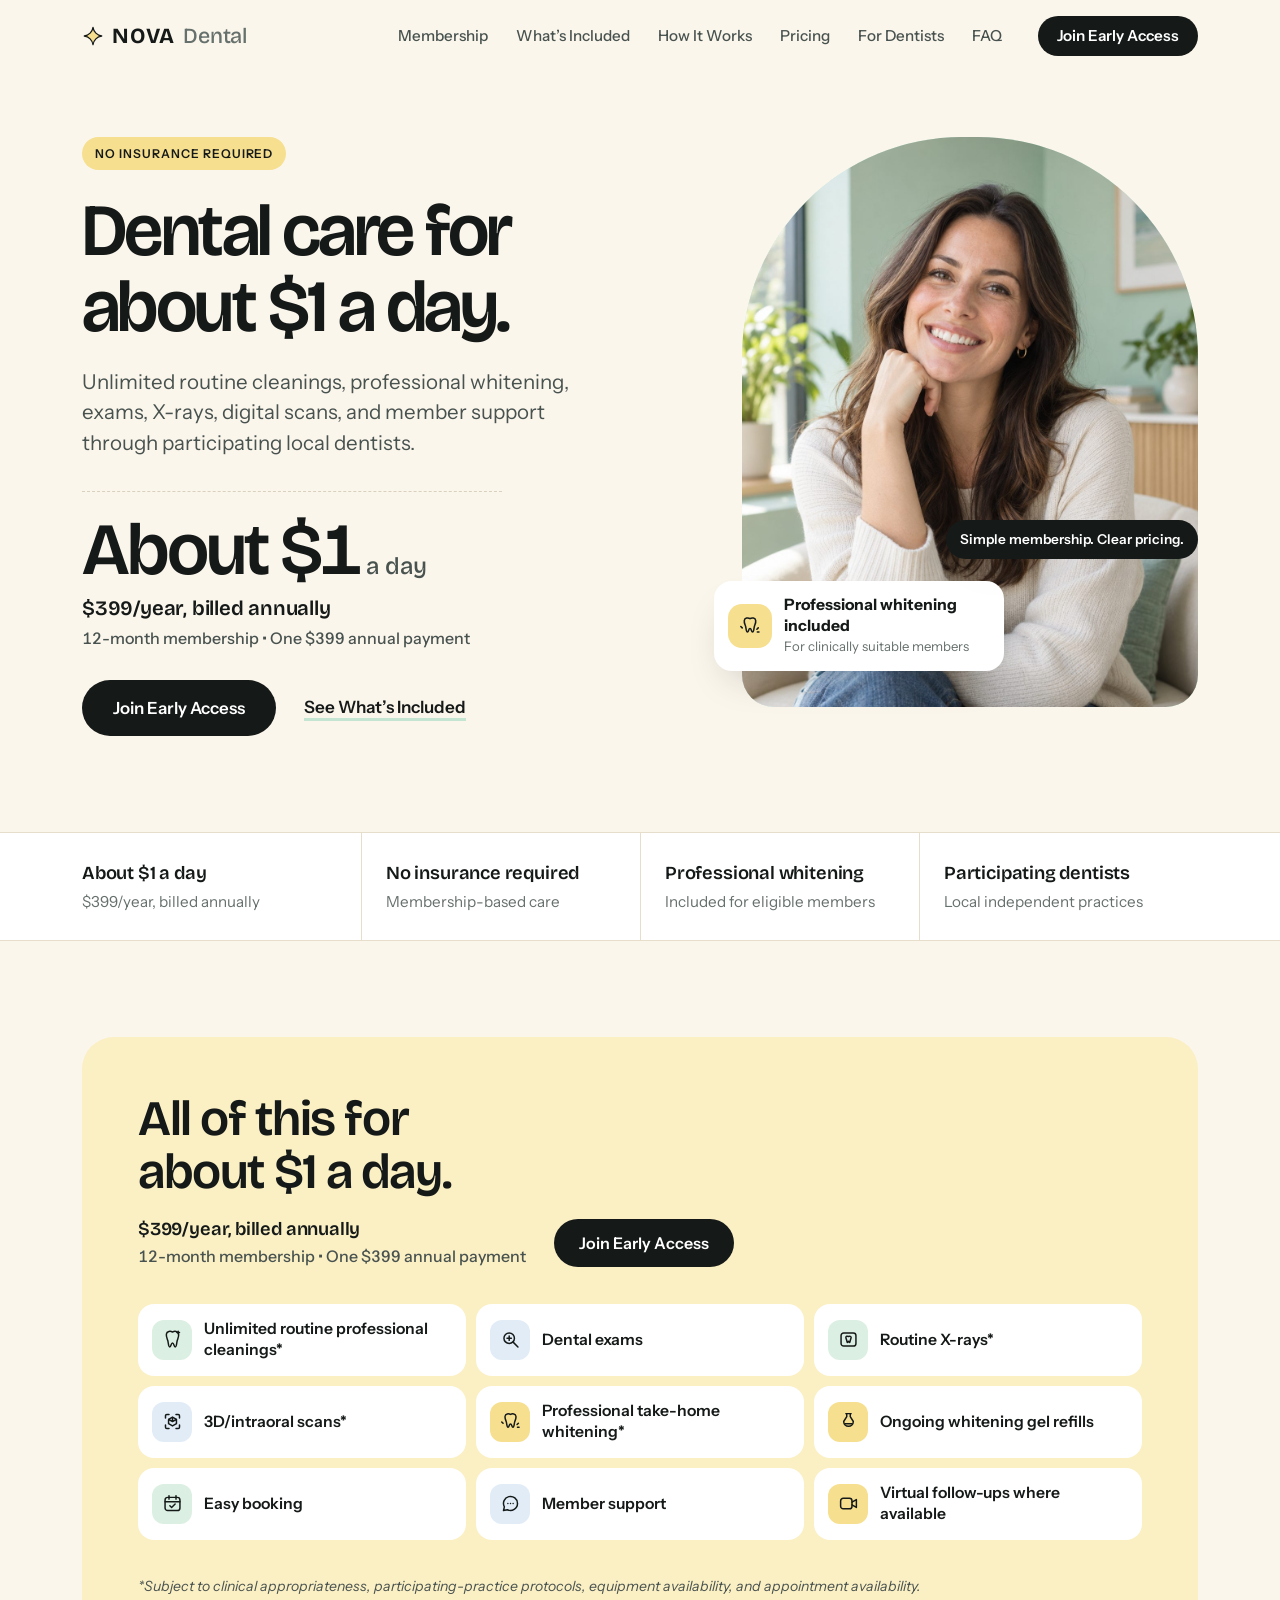
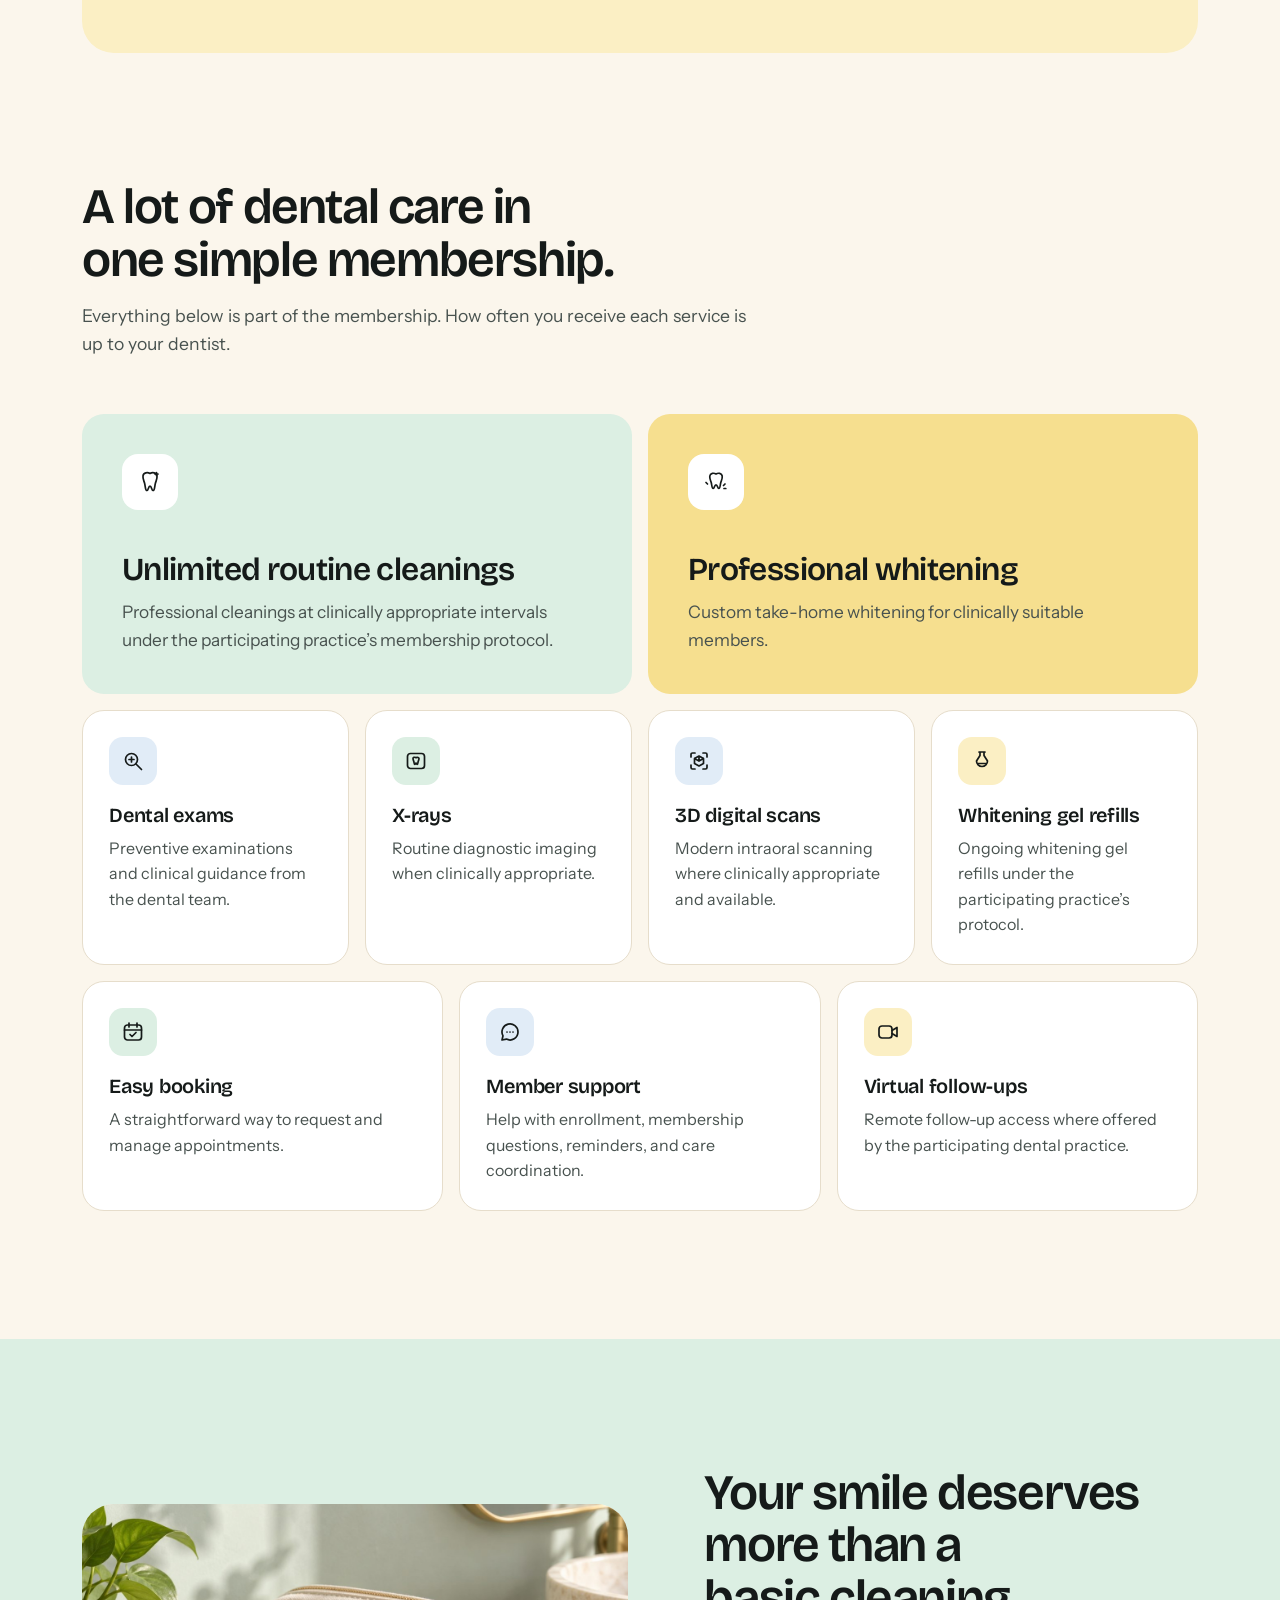
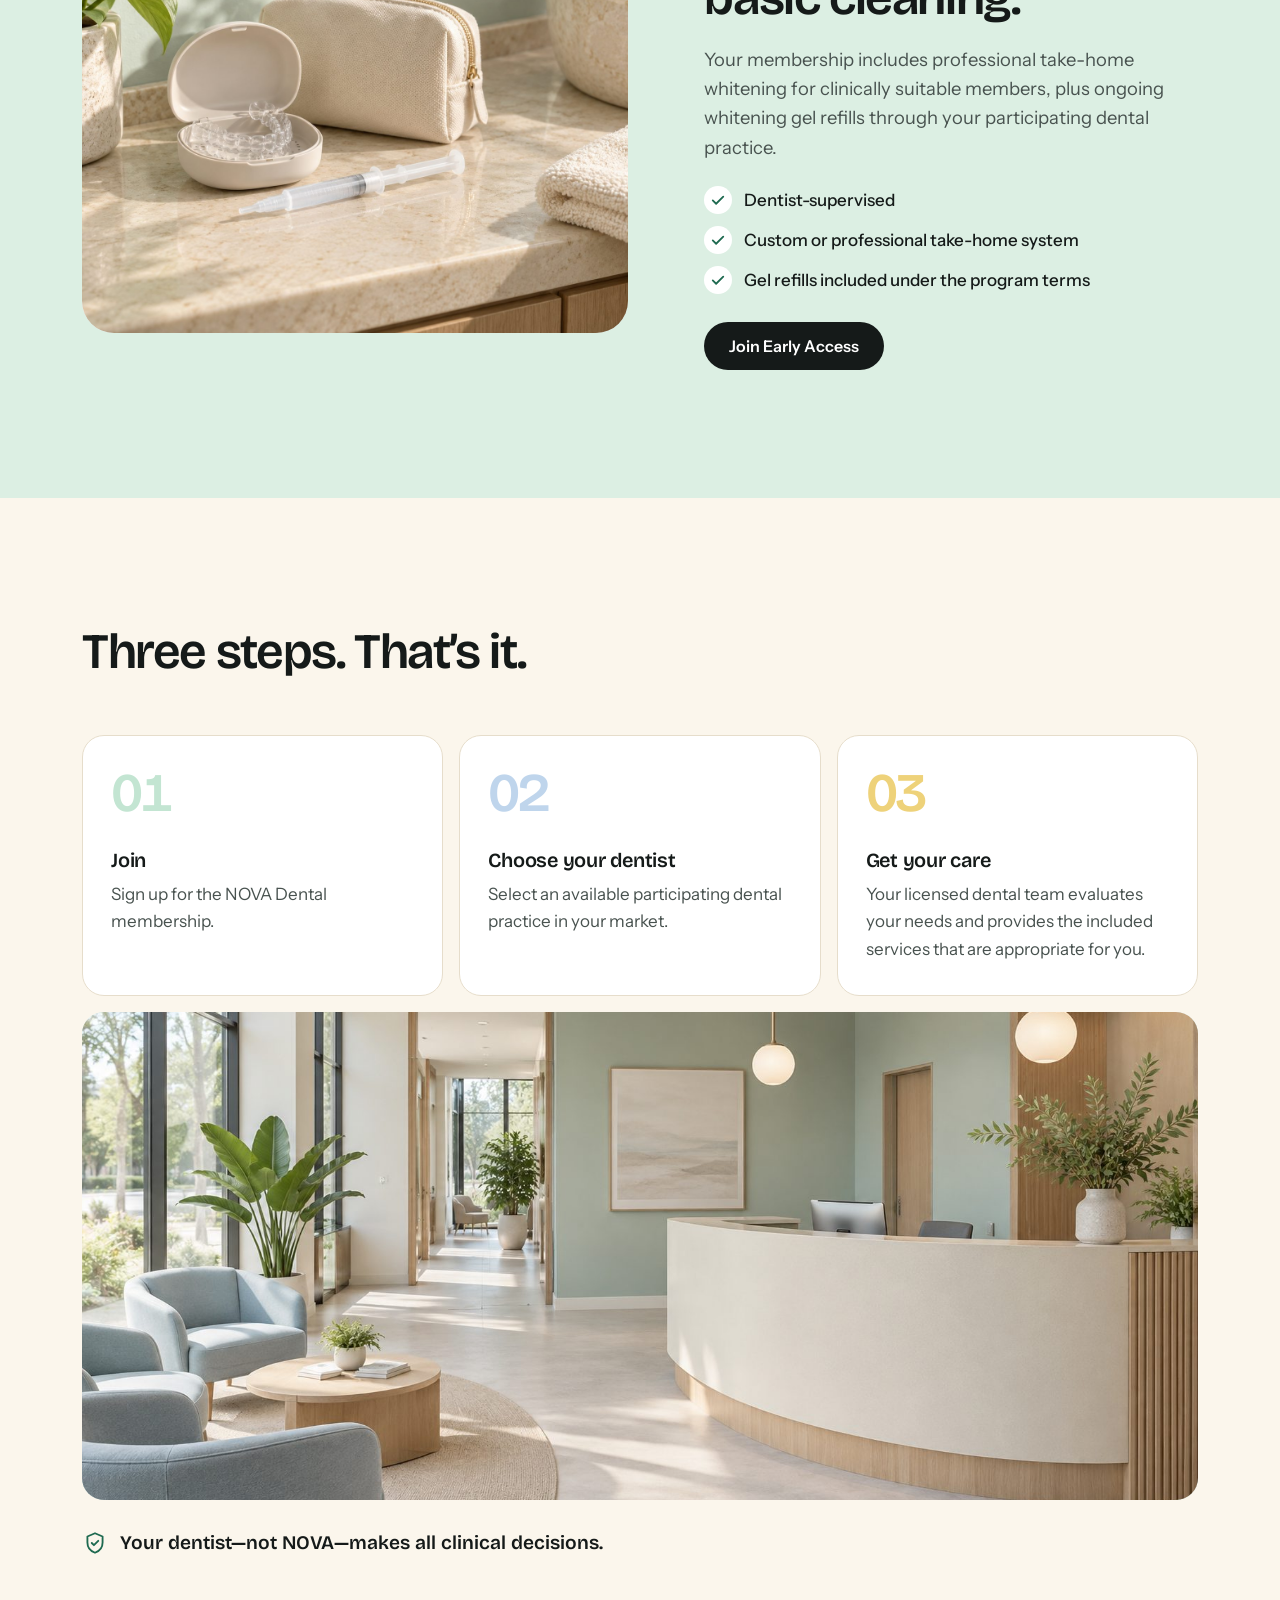
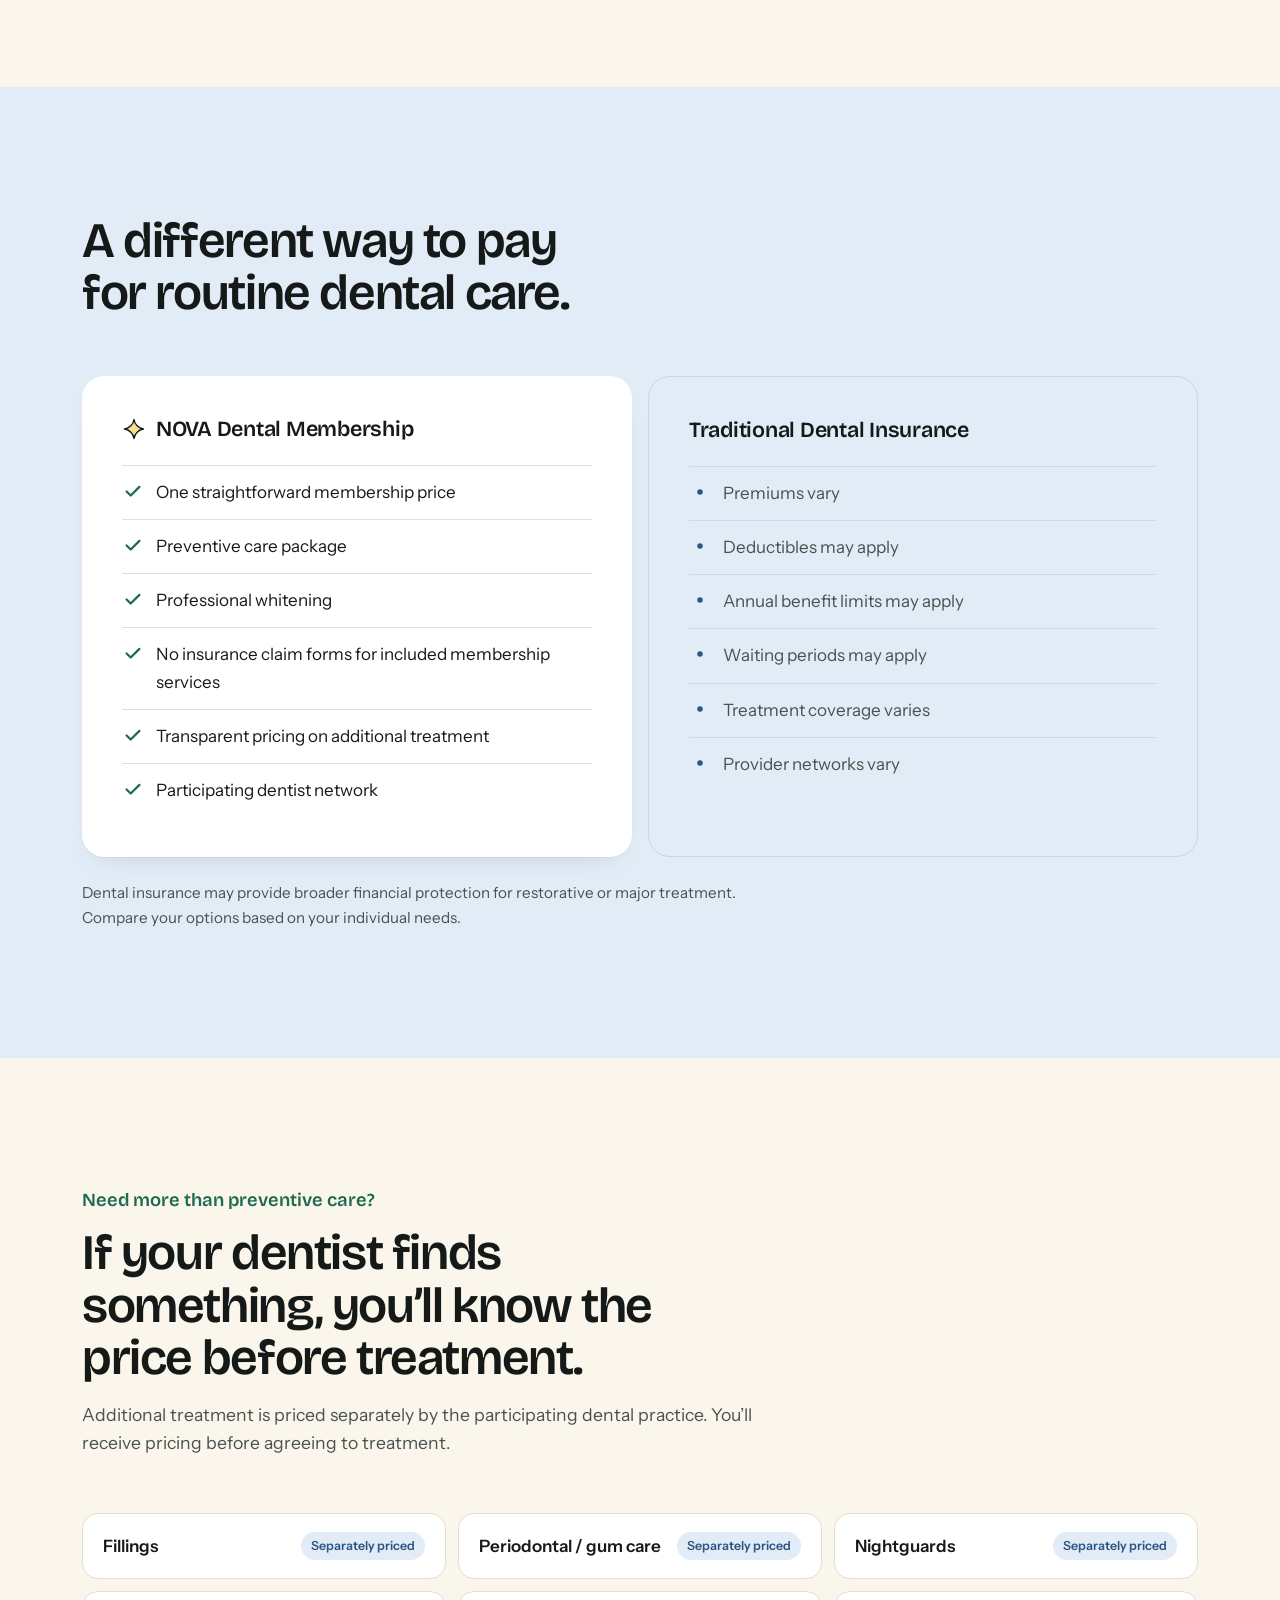
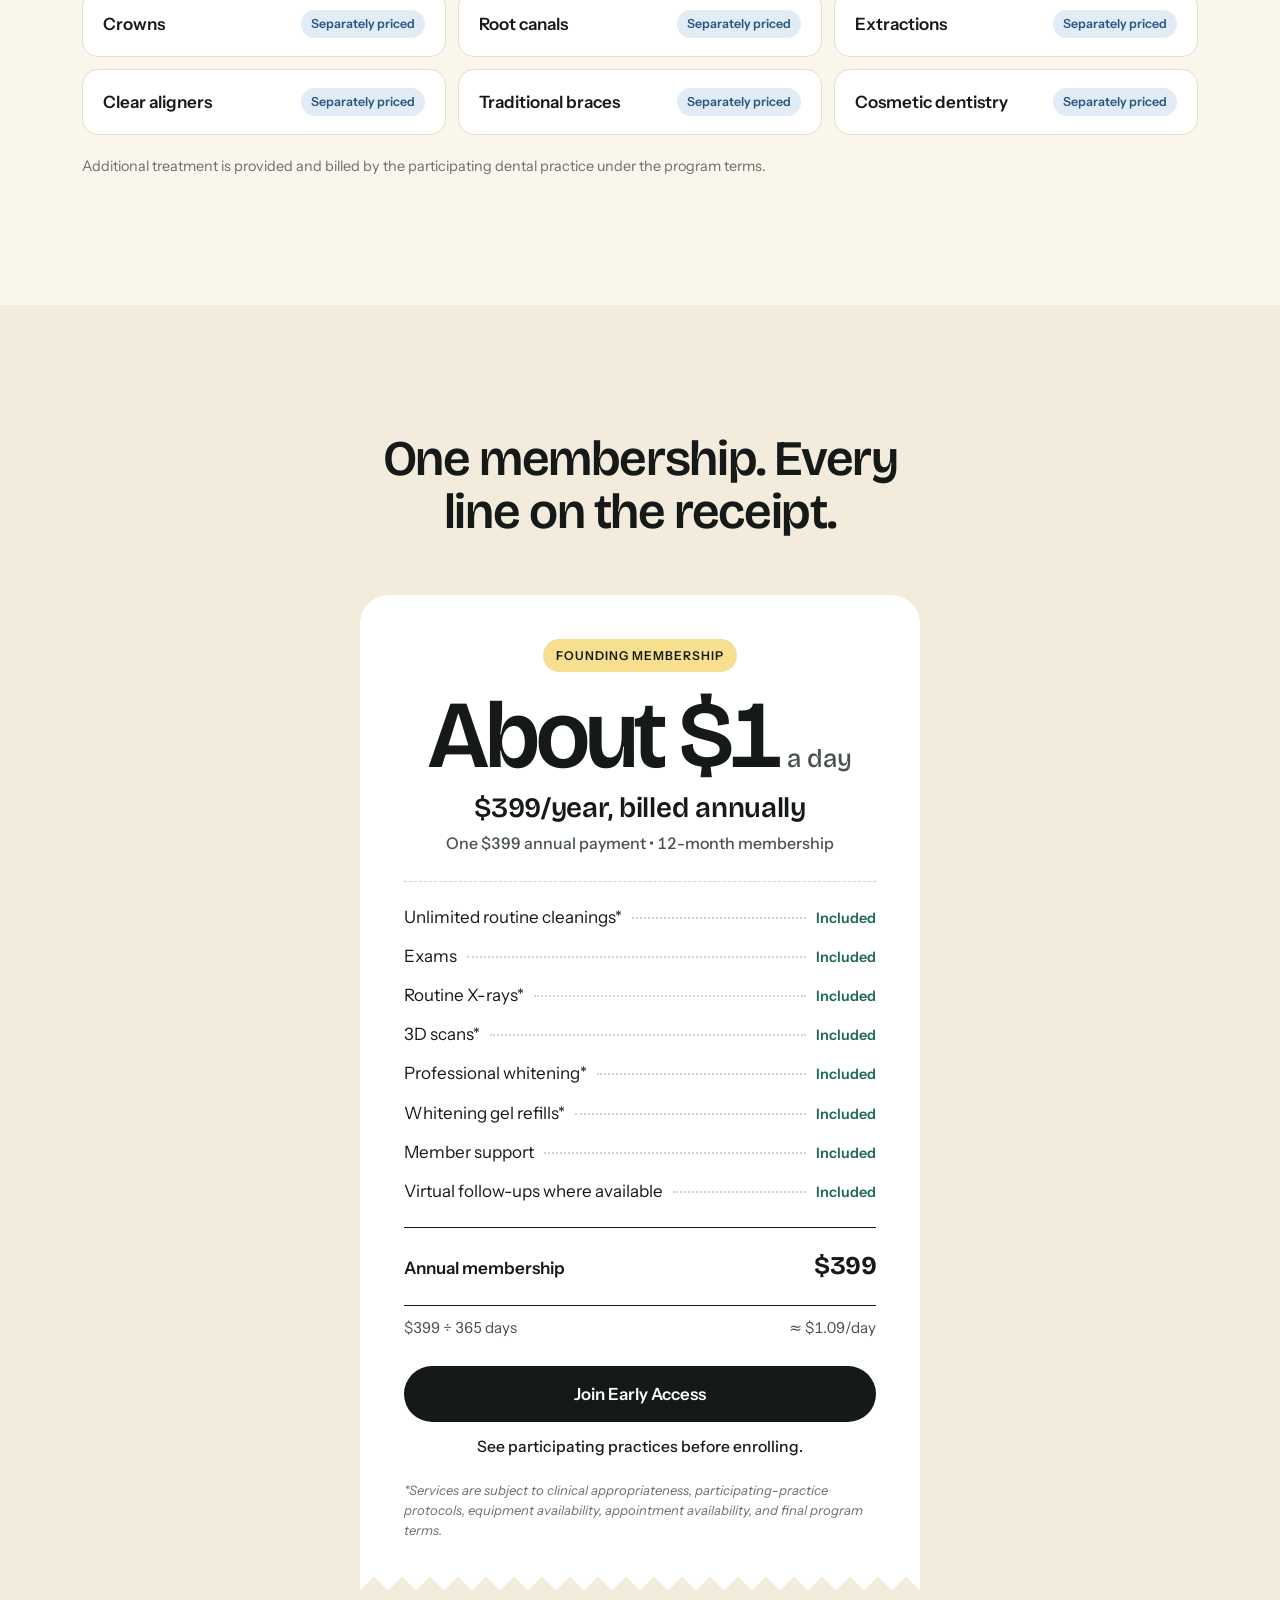
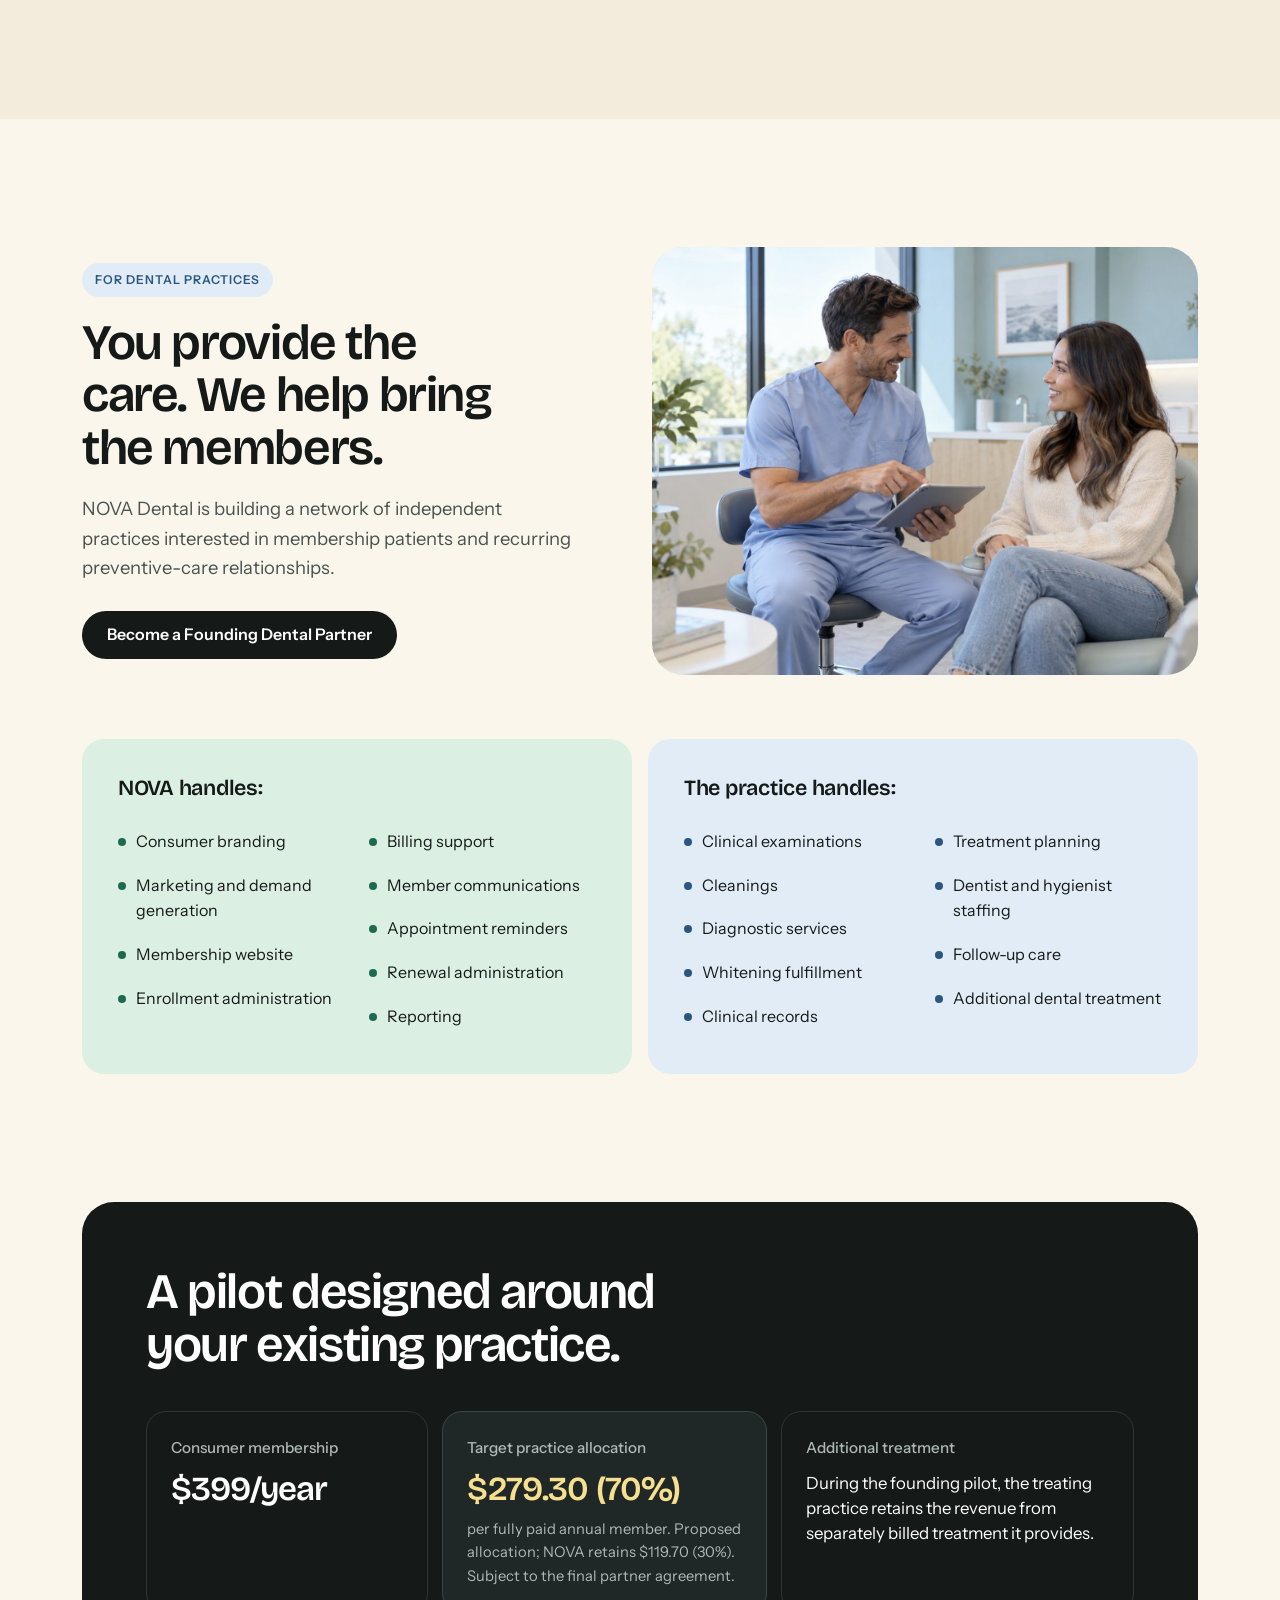
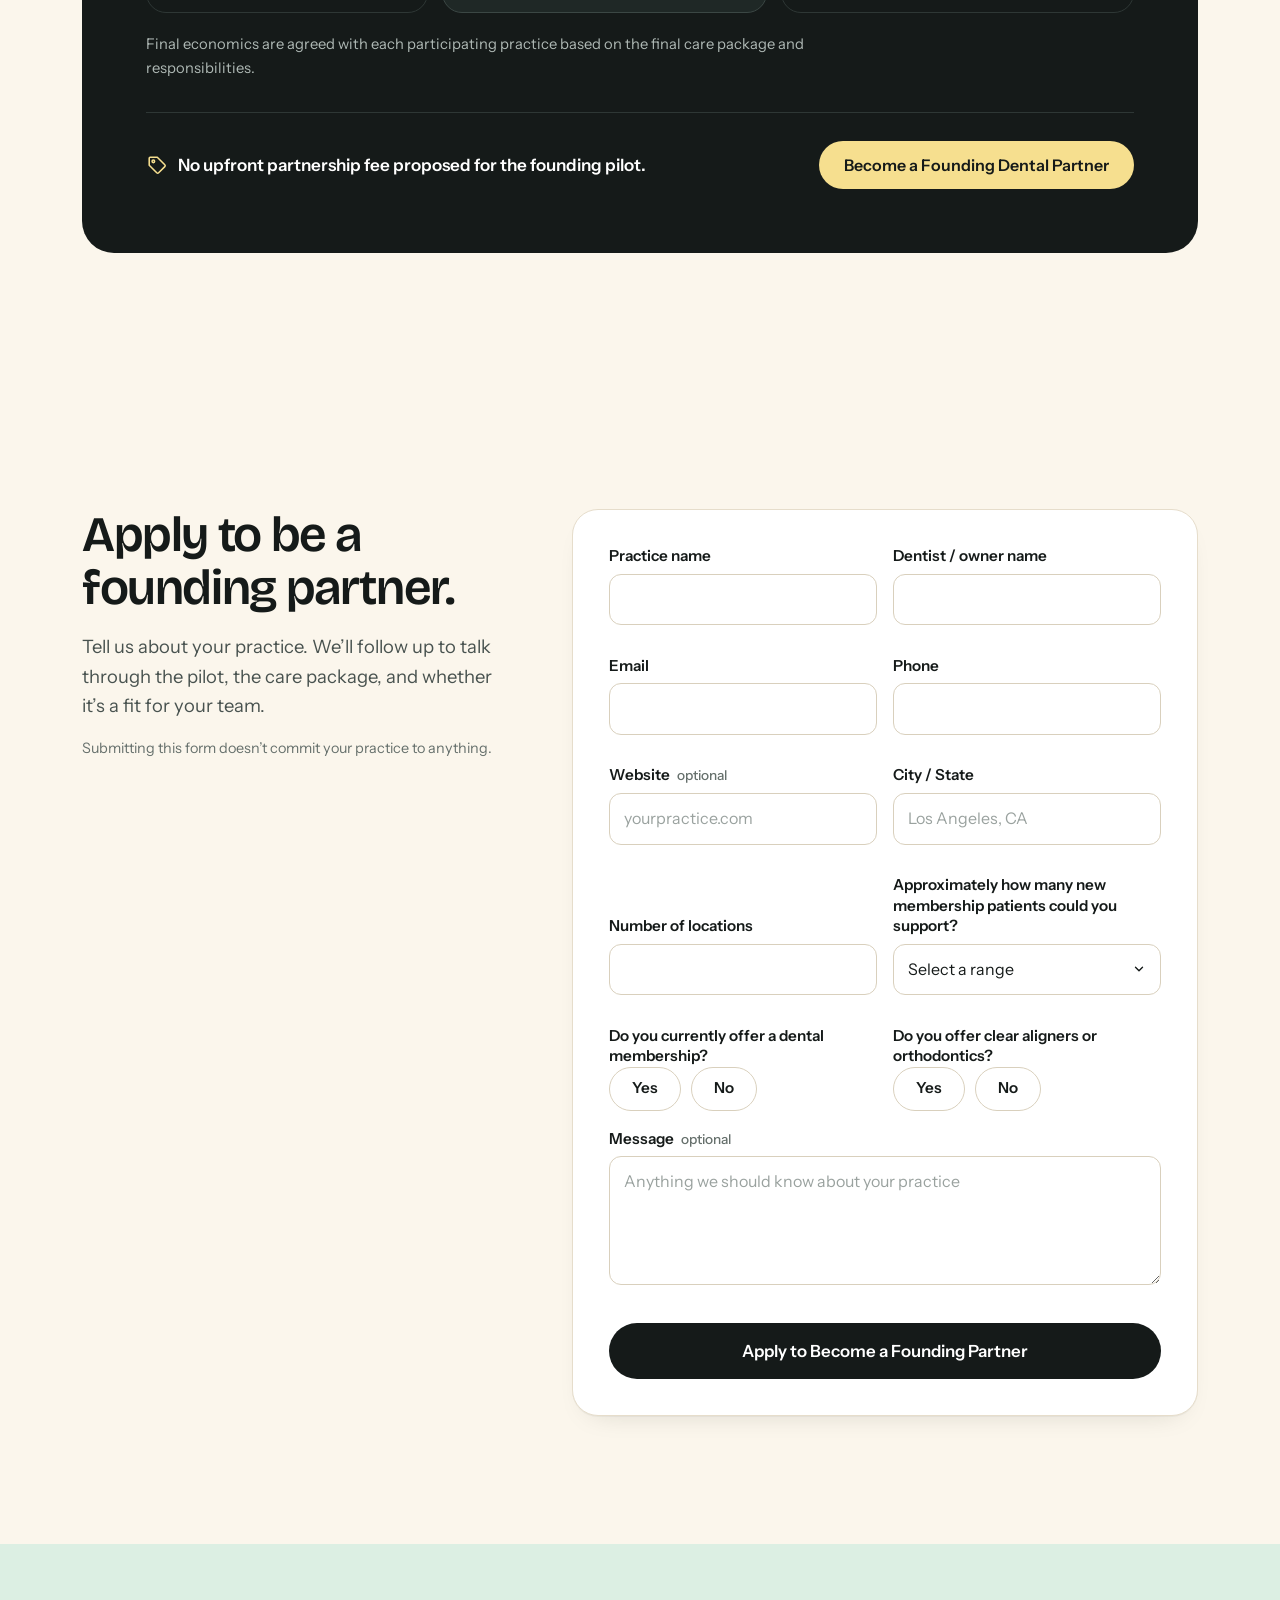
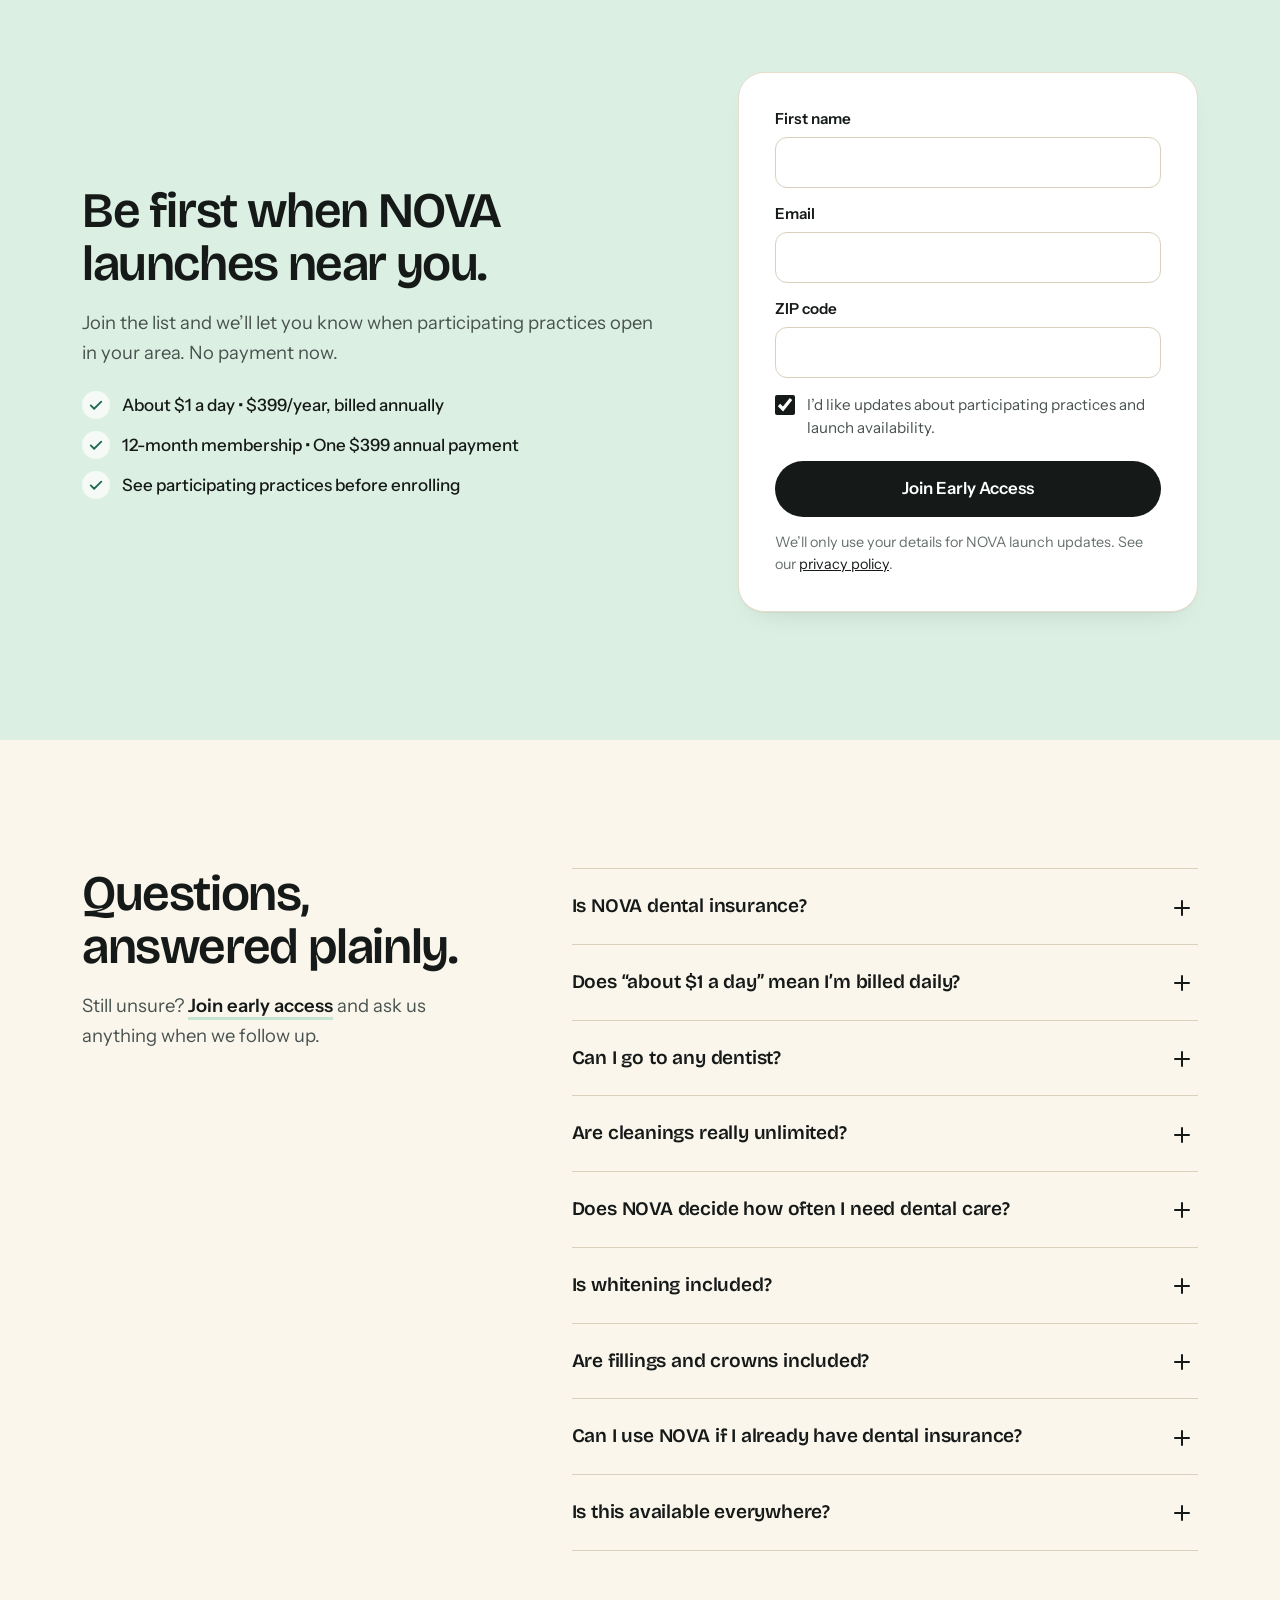
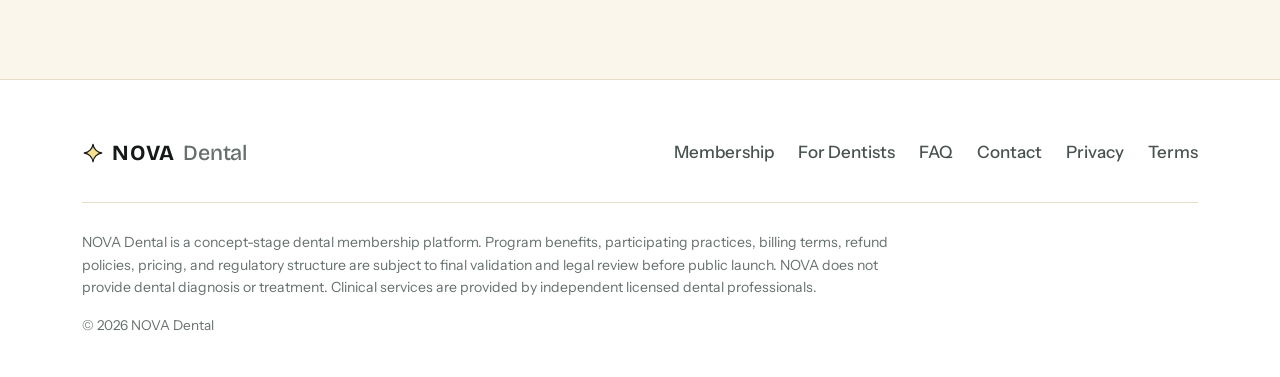
<file: index.html>
<!doctype html><html><head><meta charset=utf8><meta name=viewport content="width=device-width,initial-scale=1,viewport-fit=cover"><style>:root{color-scheme:light;box-sizing:border-box;padding-top:env(safe-area-inset-top,0px);padding-bottom:env(safe-area-inset-bottom,0px)}html{scroll-padding-top:env(safe-area-inset-top,0px)}body{margin:0;padding:0;font:14px -apple-system,BlinkMacSystemFont,sans-serif;background:#fff;color:#000}img{max-width:100%}[hidden]:not([hidden=until-found i]){display:none!important}</style></head><body>
<title>NOVA Dental</title>
<link rel="preconnect" href="https://fonts.googleapis.com" />
<link rel="preconnect" href="https://fonts.gstatic.com" crossorigin />
<link href="https://fonts.googleapis.com/css2?family=Bricolage+Grotesque:opsz,wght@12..96,500;12..96,600;12..96,700&family=Instrument+Sans:wght@400;500;600&display=swap" rel="stylesheet" />
<style>
/* =========================================================
   NOVA Dental — styles
   Palette: mint, cream, pale blue, butter accent, near-black ink
   Type: Bricolage Grotesque (display) + Instrument Sans (body)
   ========================================================= */

:root {
  --mint: #DCEFE3;
  --mint-2: #C3E5D2;
  --mint-ink: #1E6A50;        /* accessible mint for text/icons */
  --cream: #FBF6EC;
  --cream-2: #F3EBDB;
  --blue: #E1ECF7;
  --blue-ink: #2B5680;
  --butter: #F6DF8F;
  --butter-2: #FBEFC4;
  --ink: #151A19;
  --ink-2: #48524F;           /* body copy, ~7:1 on cream */
  --ink-3: #66706C;           /* fine print, ~4.9:1 on cream */
  --line: #E6DDCB;
  --line-2: #D9D0BD;
  --white: #FFFFFF;
  --danger: #A8321E;

  --font-display: "Bricolage Grotesque", "Inter Display", ui-sans-serif, system-ui, -apple-system, "Segoe UI", sans-serif;
  --font-body: "Instrument Sans", "Inter", ui-sans-serif, system-ui, -apple-system, "Segoe UI", sans-serif;

  --r-media: 32px;
  --r-card: 22px;
  --r-field: 12px;
  --shadow-float: 0 18px 40px -18px rgba(21, 26, 25, .28);
  --shadow-card: 0 1px 0 rgba(21, 26, 25, .04), 0 12px 30px -20px rgba(21, 26, 25, .22);

  --container: 1180px;
  --gutter: clamp(16px, 4vw, 32px);
  --header-h: 72px;
  --section-y: clamp(72px, 10vw, 128px);
}

/* ---------- Reset / base ---------- */
*, *::before, *::after { box-sizing: border-box; }
html {
  -webkit-text-size-adjust: 100%;
  scroll-behavior: smooth;
  scroll-padding-top: calc(var(--header-h) + 12px);
}
body {
  margin: 0;
  font-family: var(--font-body);
  font-size: 1.0625rem;
  line-height: 1.6;
  color: var(--ink-2);
  background: var(--cream);
  text-rendering: optimizeLegibility;
  -webkit-font-smoothing: antialiased;
  overflow-x: hidden;
}
img, svg { display: block; max-width: 100%; }
h1, h2, h3 { color: var(--ink); margin: 0; }
p, ul, ol, dl, dd, figure { margin: 0; }
ul, ol { padding: 0; list-style: none; }
a { color: inherit; }
button, input, select, textarea { font: inherit; color: inherit; }
:focus-visible { outline: 3px solid var(--blue-ink); outline-offset: 3px; border-radius: 6px; }

.sr-only {
  position: absolute !important; width: 1px; height: 1px; padding: 0; margin: -1px;
  overflow: hidden; clip: rect(0 0 0 0); white-space: nowrap; border: 0;
}
.skip-link {
  position: absolute; left: 16px; top: -60px; z-index: 100;
  background: var(--ink); color: var(--white); padding: 10px 16px; border-radius: 10px; text-decoration: none;
}
.skip-link:focus { top: 12px; }

.container { width: 100%; max-width: var(--container); margin-inline: auto; padding-inline: var(--gutter); }
.icon { width: 22px; height: 22px; fill: none; stroke: currentColor; stroke-width: 1.7; stroke-linecap: round; stroke-linejoin: round; flex: none; }

/* ---------- Type scale (1.25 ratio, display tightened) ---------- */
.display {
  font-family: var(--font-display);
  font-weight: 600;
  font-size: clamp(2.6rem, 6.2vw, 4.6rem);
  line-height: 1.02;
  letter-spacing: -0.035em;
  font-variation-settings: "opsz" 96;
}
.h2 {
  font-family: var(--font-display);
  font-weight: 600;
  font-size: clamp(2rem, 4.2vw, 3.1rem);
  line-height: 1.06;
  letter-spacing: -0.028em;
  text-wrap: balance;
  max-width: 20ch;
}
h3 {
  font-family: var(--font-display);
  font-weight: 600;
  font-size: 1.25rem;
  line-height: 1.25;
  letter-spacing: -0.012em;
}
.lede { font-size: clamp(1.125rem, 1.6vw, 1.3rem); line-height: 1.5; max-width: 36ch; color: var(--ink-2); }
.body-lg { font-size: 1.15rem; line-height: 1.6; max-width: 52ch; }
.fine { font-size: .9rem; color: var(--ink-3); line-height: 1.55; }
.fine a { color: var(--ink); }
.kicker { font-family: var(--font-display); font-weight: 600; font-size: 1.15rem; color: var(--mint-ink); margin-bottom: 12px; }

/* ---------- Badges ---------- */
.badge {
  display: inline-flex; align-items: center;
  font-size: .76rem; font-weight: 600; letter-spacing: .08em;
  padding: 7px 13px; border-radius: 999px;
  color: var(--ink);
}
.badge-butter { background: var(--butter); }
.badge-blue { background: var(--blue); color: var(--blue-ink); }

/* ---------- Buttons ---------- */
.btn {
  --btn-bg: var(--ink); --btn-fg: var(--white);
  display: inline-flex; align-items: center; justify-content: center; gap: 8px;
  min-height: 48px; padding: 12px 24px;
  border-radius: 999px; border: 1.5px solid transparent;
  background: var(--btn-bg); color: var(--btn-fg);
  font-weight: 600; font-size: 1rem; line-height: 1.2; text-decoration: none; text-align: center;
  cursor: pointer;
  transition: transform .18s ease, background-color .18s ease, box-shadow .18s ease, color .18s ease;
}
.btn:hover { transform: translateY(-1px); box-shadow: 0 10px 22px -12px rgba(21, 26, 25, .55); }
.btn:active { transform: translateY(0); box-shadow: none; }
.btn-primary:hover { --btn-bg: #26302E; }
.btn-butter { --btn-bg: var(--butter); --btn-fg: var(--ink); }
.btn-butter:hover { --btn-bg: #F9E7A9; }
.btn-ghost { --btn-bg: transparent; --btn-fg: var(--ink); border-color: var(--line-2); }
.btn-ghost:hover { --btn-bg: var(--white); }
.btn-sm { min-height: 40px; padding: 8px 18px; font-size: .95rem; }
.btn-lg { min-height: 56px; padding: 14px 30px; font-size: 1.05rem; }
.btn-block { width: 100%; }
.btn[disabled] { opacity: .6; cursor: progress; transform: none; box-shadow: none; }

.text-link {
  color: var(--ink); font-weight: 600; text-decoration: underline;
  text-decoration-color: var(--mint-2); text-decoration-thickness: 3px; text-underline-offset: 5px;
  transition: text-decoration-color .18s ease;
}
.text-link:hover { text-decoration-color: var(--ink); }

/* ---------- Header / nav ---------- */
.site-header {
  position: sticky; top: 0; z-index: 50;
  background: rgba(251, 246, 236, .86);
  -webkit-backdrop-filter: saturate(140%) blur(14px);
  backdrop-filter: saturate(140%) blur(14px);
  border-bottom: 1px solid transparent;
  transition: border-color .2s ease, background-color .2s ease;
}
.site-header.is-scrolled { border-bottom-color: var(--line); background: rgba(251, 246, 236, .95); }
.nav { display: flex; align-items: center; gap: 24px; height: var(--header-h); }

.logo { display: inline-flex; align-items: center; gap: 8px; text-decoration: none; color: var(--ink); }
.logo-mark { width: 22px; height: 22px; fill: var(--butter); stroke: var(--ink); stroke-width: 1.4; stroke-linejoin: round; }
.logo-word { font-family: var(--font-display); font-weight: 700; font-size: 1.35rem; letter-spacing: .06em; }
.logo-sub { font-family: var(--font-display); font-weight: 500; font-size: 1.35rem; color: var(--ink-3); letter-spacing: -.01em; }

.nav-links { display: flex; gap: 4px; margin-left: auto; }
.nav-links a {
  text-decoration: none; font-size: .95rem; font-weight: 500; color: var(--ink-2);
  padding: 8px 12px; border-radius: 999px;
  transition: background-color .16s ease, color .16s ease;
}
.nav-links a:hover { background: var(--cream-2); color: var(--ink); }
.nav-links a.is-active { color: var(--ink); background: var(--mint); }
.nav-actions { display: flex; align-items: center; gap: 10px; }

.menu-toggle {
  display: none; width: 44px; height: 44px; border-radius: 999px;
  border: 1.5px solid var(--line-2); background: var(--white);
  align-items: center; justify-content: center; cursor: pointer; color: var(--ink);
}
.mobile-menu { border-top: 1px solid var(--line); background: var(--cream); }
.mobile-menu nav { display: flex; flex-direction: column; padding-block: 12px 24px; }
.mobile-menu nav > a {
  text-decoration: none; color: var(--ink);
  font-family: var(--font-display); font-weight: 600; font-size: 1.4rem; letter-spacing: -.01em;
  padding: 12px 0; border-bottom: 1px solid var(--line);
}
.mobile-menu-ctas { display: grid; gap: 10px; margin-top: 20px; }

@media (max-width: 1080px) {
  .nav-links { display: none; }
  .nav-actions { margin-left: auto; }
  .menu-toggle { display: inline-flex; }
}
@media (min-width: 1081px) { .mobile-menu { display: none !important; } }
.nav-actions .btn-sm { white-space: nowrap; }
@media (max-width: 480px) {
  .logo-word, .logo-sub { font-size: 1.15rem; }
  .logo-mark { width: 18px; height: 18px; }
  .nav { gap: 12px; }
  .nav-actions .btn-sm { padding-inline: 14px; font-size: .9rem; }
  .receipt-lines { font-size: .98rem; }
}
@media (max-width: 360px) { .nav-actions .btn-sm { display: none; } }

/* ---------- Sections ---------- */
.section { padding-block: var(--section-y); }
.section-tight { padding-block: 0 var(--section-y); }
.section-mint { background: var(--mint); }
.section-blue { background: var(--blue); }
.section-cream { background: var(--cream-2); }
.section-head { margin-bottom: clamp(36px, 5vw, 56px); }
.section-head.center { text-align: center; }
.section-head.center .h2 { margin-inline: auto; }
.section-sub { margin-top: 16px; font-size: 1.1rem; max-width: 56ch; }

/* ---------- Hero ---------- */
.hero { padding-block: clamp(28px, 5vw, 64px) clamp(56px, 8vw, 96px); }
.hero-grid { display: grid; grid-template-columns: 1.08fr .92fr; gap: clamp(32px, 5vw, 72px); align-items: center; }
.hero-copy .badge { margin-bottom: 24px; }
.hero-copy .display { max-width: 11.5ch; text-wrap: balance; }
.hero-copy .lede { margin-top: 22px; }

.hero-price { margin-top: 32px; padding-top: 24px; border-top: 1.5px dashed var(--line-2); max-width: 420px; }
.hero-price .price-per { font-size: 1.5rem; }
.price-line, .receipt-price { display: flex; align-items: baseline; gap: 6px; color: var(--ink); }
.price-num {
  font-family: var(--font-display); font-weight: 600;
  font-size: clamp(3.4rem, 7vw, 4.6rem); line-height: .95; letter-spacing: -.04em;
  font-variant-numeric: tabular-nums;
}
.price-per { font-family: var(--font-display); font-weight: 500; font-size: 1.25rem; color: var(--ink-2); }

/* Pricing stack: $1.09/day hook with billing terms always directly beneath.
   Disclosure sizes have floors so they never become fine print. */
.price-stack { display: flex; flex-direction: column; gap: 6px; }
.price-stack .price-line, .price-stack .receipt-price { margin-bottom: 4px; }
.price-billed {
  font-family: var(--font-display); font-weight: 600; color: var(--ink);
  font-size: clamp(1.15rem, 1.6vw, 1.3rem); letter-spacing: -.01em; line-height: 1.25;
  font-variant-numeric: tabular-nums;
}
.price-term { font-weight: 500; color: var(--ink-2); font-size: 1rem; line-height: 1.4; font-variant-numeric: tabular-nums; }
.price-stack-compact { gap: 4px; }
.price-stack-compact .price-billed { font-size: 1.15rem; }

.hero-ctas { display: flex; align-items: center; flex-wrap: wrap; gap: 14px 28px; margin-top: 30px; }

.hero-media { position: relative; padding: 0 0 28px 28px; }
.media { position: relative; overflow: hidden; border-radius: var(--r-media); background: var(--mint); isolation: isolate; }
.media img { position: absolute; inset: 0; width: 100%; height: 100%; object-fit: cover; z-index: 1; }
.media-hero { aspect-ratio: 4 / 5; border-radius: 220px 220px var(--r-media) var(--r-media); }
.media-wide { aspect-ratio: 14 / 11; }

.ph { position: absolute; inset: 0; }
.ph svg { width: 100%; height: 100%; }
.ph-label {
  position: absolute; right: 14px; top: 14px;
  font-size: .72rem; font-weight: 500; color: var(--ink-2);
  background: rgba(255, 255, 255, .78); padding: 5px 10px; border-radius: 999px;
}
.media-hero .ph-label { top: auto; bottom: 14px; }

.float-card {
  position: absolute; left: 0; bottom: 64px; z-index: 2;
  display: flex; align-items: center; gap: 12px;
  background: var(--white); border-radius: 18px; padding: 14px 18px 14px 14px;
  box-shadow: var(--shadow-float); max-width: 290px;
}
.float-card strong { display: block; color: var(--ink); font-size: .98rem; line-height: 1.3; }
.float-card small { display: block; color: var(--ink-3); font-size: .82rem; }
.float-icon { display: grid; place-items: center; width: 44px; height: 44px; border-radius: 14px; background: var(--butter); color: var(--ink); flex: none; }
.float-label {
  position: absolute; right: 18px; top: 22%; z-index: 2;
  background: var(--ink); color: var(--white);
  font-size: .85rem; font-weight: 600; padding: 9px 14px; border-radius: 999px;
  box-shadow: var(--shadow-float);
}

/* Single orchestrated load moment (hero only) */
@media (prefers-reduced-motion: no-preference) {
  .js .hero-media .media { animation: rise 900ms cubic-bezier(.2, .7, .2, 1) both; }
  .js .float-card { animation: rise 700ms 380ms cubic-bezier(.2, .7, .2, 1) both; }
  .js .float-label { animation: rise 700ms 560ms cubic-bezier(.2, .7, .2, 1) both; }
}
@keyframes rise { from { opacity: 0; transform: translateY(18px); } to { opacity: 1; transform: none; } }

@media (max-width: 900px) {
  .hero-grid { grid-template-columns: 1fr; }
  .hero-copy .display { max-width: 14ch; }
  .hero-media { max-width: 520px; width: 100%; margin-inline: auto; padding: 0 0 24px 16px; }
}

/* ---------- Trust strip ---------- */
.trust { border-block: 1px solid var(--line); background: var(--white); }
.trust-list { display: grid; grid-template-columns: repeat(4, 1fr); }
.trust-list li { padding: 26px 24px; border-left: 1px solid var(--line); display: grid; gap: 2px; }
.trust-list li:first-child { border-left: 0; padding-left: 0; }
.trust-list strong { font-family: var(--font-display); font-weight: 600; font-size: 1.15rem; color: var(--ink); letter-spacing: -.01em; }
.trust-list span { font-size: .95rem; color: var(--ink-3); }
@media (max-width: 860px) {
  .trust-list { grid-template-columns: 1fr 1fr; }
  .trust-list li { padding: 20px 0 20px 18px; }
  .trust-list li:nth-child(odd) { border-left: 0; padding-left: 0; }
  .trust-list li:nth-child(n+3) { border-top: 1px solid var(--line); }
}
@media (max-width: 420px) {
  .trust-list { grid-template-columns: 1fr; }
  .trust-list li { border-left: 0; padding-left: 0; }
  .trust-list li + li { border-top: 1px solid var(--line); }
}

/* ---------- Value callout (about $1.09 a day) ---------- */
.value-section { padding-block: clamp(56px, 8vw, 96px) 0; }
.value {
  display: grid; grid-template-columns: minmax(0, 1fr); gap: clamp(24px, 3.5vw, 36px);
  background: var(--butter-2); border-radius: var(--r-media); padding: clamp(28px, 5vw, 56px);
}
.value-copy { display: flex; flex-wrap: wrap; align-items: flex-end; justify-content: space-between; gap: 20px 40px; }
.value-copy .h2 { max-width: 15ch; }
.value-price { display: flex; align-items: center; flex-wrap: wrap; gap: 16px 28px; }
.value-list { display: grid; grid-template-columns: repeat(3, minmax(0, 1fr)); gap: 10px; }
.value-list li {
  display: flex; align-items: center; gap: 12px; min-height: 72px;
  background: var(--white); border-radius: 16px; padding: 12px 14px;
  color: var(--ink); font-weight: 600; font-size: .98rem; line-height: 1.3;
}
.value-icon { display: grid; place-items: center; width: 40px; height: 40px; border-radius: 12px; flex: none; color: var(--ink); }
.value-icon .icon { width: 21px; height: 21px; }
.value-icon.tone-butter { background: var(--butter); }
.value-foot { font-size: .88rem; line-height: 1.5; color: var(--ink-2); font-style: italic; }
@media (max-width: 600px) {
  .value-copy, .value-price { flex-direction: column; align-items: flex-start; }
}
@media (max-width: 760px) {
  .value-list { grid-template-columns: repeat(2, minmax(0, 1fr)); }
  .value-list li:last-child { grid-column: 1 / -1; }
}
@media (max-width: 480px) {
  .value-list { grid-template-columns: 1fr; }
  .value-list li { min-height: 60px; }
}

/* ---------- Benefits ---------- */
/* 12-col grid: 2 features (6+6), then 4 small (3 each), then 3 small (4 each) — no orphans */
.benefits { display: grid; grid-template-columns: repeat(12, 1fr); gap: 16px; }
.benefit {
  grid-column: span 3;
  background: var(--white); border-radius: var(--r-card); padding: 26px;
  border: 1px solid var(--line);
}
.benefit h3 { margin-top: 18px; }
.benefit p { margin-top: 8px; font-size: 1rem; }
.benefit-icon { display: grid; place-items: center; width: 48px; height: 48px; border-radius: 14px; color: var(--ink); }
.benefit-icon .icon { width: 24px; height: 24px; }
.tone-mint { background: var(--mint); }
.tone-blue { background: var(--blue); }
.tone-butter { background: var(--butter-2); }

.benefit:nth-child(n+7) { grid-column: span 4; }
.benefit-feature { grid-column: span 6; border: 0; padding: clamp(28px, 4vw, 40px); min-height: 260px; display: flex; flex-direction: column; }
.benefit-feature .benefit-icon { background: var(--white); width: 56px; height: 56px; border-radius: 16px; }
.benefit-feature h3 { margin-top: auto; padding-top: 40px; font-size: clamp(1.5rem, 2.6vw, 2rem); letter-spacing: -.02em; }
.benefit-feature p { font-size: 1.08rem; max-width: 40ch; }
.benefit-feature.tone-butter { background: var(--butter); }

@media (max-width: 1080px) {
  .benefits { grid-template-columns: repeat(2, 1fr); }
  .benefit, .benefit:nth-child(n+7), .benefit-feature { grid-column: span 1; }
  .benefit:last-child { grid-column: 1 / -1; }
}
@media (max-width: 600px) {
  .benefits { grid-template-columns: 1fr; }
  .benefit:last-child { grid-column: auto; }
  .benefit-feature { min-height: 0; }
  .benefit-feature h3 { padding-top: 28px; }
}

/* ---------- Split layout ---------- */
.split { display: grid; grid-template-columns: 1.05fr .95fr; gap: clamp(32px, 6vw, 80px); align-items: center; }
.split-top { align-items: center; }
.split-copy .h2 { margin-bottom: 20px; }
.split-copy .badge { margin-bottom: 20px; }
.split-copy .btn { margin-top: 28px; }
#dentists .split { grid-template-columns: .95fr 1.05fr; }
@media (max-width: 900px) {
  .split, #dentists .split { grid-template-columns: 1fr; }
}

.ticks { display: grid; gap: 12px; margin-top: 24px; }
.ticks li { display: flex; align-items: center; gap: 12px; color: var(--ink); font-weight: 500; }
.ticks .icon { width: 28px; height: 28px; padding: 5px; border-radius: 999px; background: var(--white); color: var(--mint-ink); stroke-width: 2.4; }
.ticks-compact .icon { background: rgba(255, 255, 255, .7); }

/* ---------- Steps ---------- */
.steps { display: grid; grid-template-columns: repeat(3, 1fr); gap: 16px; counter-reset: none; }
.step { position: relative; background: var(--white); border: 1px solid var(--line); border-radius: var(--r-card); padding: 30px 28px 32px; }
.step-num {
  display: block; font-family: var(--font-display); font-weight: 600;
  font-size: 3.4rem; line-height: 1; letter-spacing: -.04em; color: var(--mint-2);
  margin-bottom: 28px; font-variant-numeric: tabular-nums;
}
.step:nth-child(2) .step-num { color: #BFD5EC; }
.step:nth-child(3) .step-num { color: #EED27A; }
.step p { margin-top: 8px; }
.note-strong {
  display: flex; align-items: center; gap: 12px; margin-top: 28px;
  font-family: var(--font-display); font-weight: 600; font-size: 1.2rem; color: var(--ink);
}
.note-strong .icon { color: var(--mint-ink); width: 26px; height: 26px; }
@media (max-width: 800px) { .steps { grid-template-columns: 1fr; } .step-num { margin-bottom: 18px; font-size: 2.8rem; } }

/* ---------- Comparison ---------- */
.compare { display: grid; grid-template-columns: 1fr 1fr; gap: 16px; }
.compare-col { border-radius: var(--r-card); padding: clamp(26px, 4vw, 40px); }
.compare-col h3 { display: flex; align-items: center; gap: 10px; font-size: 1.35rem; margin-bottom: 22px; }
.compare-col h3 .logo-mark { width: 24px; height: 24px; }
.compare-col ul { display: grid; gap: 0; }
.compare-col li { display: flex; align-items: flex-start; gap: 12px; padding: 13px 0; border-top: 1px solid var(--line); }
.compare-col li .icon { margin-top: 1px; }
.compare-nova { background: var(--white); box-shadow: var(--shadow-card); }
.compare-nova li { color: var(--ink); }
.compare-nova li .icon { color: var(--mint-ink); stroke-width: 2.4; }
.compare-ins { background: transparent; border: 1.5px solid #C7D6E6; }
.compare-ins li { border-top-color: #CDDAE8; }
.compare-ins li .icon { color: var(--blue-ink); fill: currentColor; stroke: none; }
.disclaimer { margin-top: 24px; font-size: .95rem; color: var(--ink-2); max-width: 70ch; }
@media (max-width: 760px) { .compare { grid-template-columns: 1fr; } }

/* ---------- Additional treatment ---------- */
.treatments { display: grid; grid-template-columns: repeat(3, 1fr); gap: 12px; }
.treatments li {
  display: flex; align-items: center; justify-content: space-between; gap: 12px;
  background: var(--white); border: 1px solid var(--line); border-radius: 16px;
  padding: 18px 20px; color: var(--ink); font-weight: 600;
}
.treatments em {
  font-style: normal; font-size: .78rem; font-weight: 600; white-space: nowrap;
  color: var(--blue-ink); background: var(--blue); padding: 4px 10px; border-radius: 999px;
}
#additional-care .fine { margin-top: 20px; }
@media (max-width: 900px) { .treatments { grid-template-columns: 1fr 1fr; } }
@media (max-width: 560px) { .treatments { grid-template-columns: 1fr; } }

/* ---------- Pricing receipt (the signature element) ---------- */
.receipt {
  --notch: 14px;
  position: relative; max-width: 560px; margin-inline: auto;
  background: var(--white);
  border-radius: 28px 28px 0 0;
  padding: clamp(28px, 5vw, 44px) clamp(22px, 5vw, 44px) 36px;
  box-shadow: 0 30px 60px -36px rgba(21, 26, 25, .45);
  /* zig-zag tear at the bottom */
  -webkit-mask: linear-gradient(#000 0 0) top / 100% calc(100% - var(--notch)) no-repeat,
                conic-gradient(from -45deg at bottom, #0000, #000 1deg 89deg, #0000 90deg) bottom / calc(var(--notch) * 2) var(--notch) repeat-x;
          mask: linear-gradient(#000 0 0) top / 100% calc(100% - var(--notch)) no-repeat,
                conic-gradient(from -45deg at bottom, #0000, #000 1deg 89deg, #0000 90deg) bottom / calc(var(--notch) * 2) var(--notch) repeat-x;
  padding-bottom: calc(36px + var(--notch));
}
.receipt-top { text-align: center; padding-bottom: 26px; border-bottom: 1.5px dashed var(--line-2); }
.receipt-top .badge { margin-bottom: 18px; }
.receipt-top .price-stack { align-items: center; }
.receipt-top .price-term { text-wrap: balance; }
.receipt-price { justify-content: center; }
.receipt-price .price-num { font-size: clamp(4.2rem, 11vw, 6rem); }
.receipt-price .price-per { font-size: 1.6rem; }
.price-billed-lg { font-size: clamp(1.5rem, 3vw, 1.75rem); }
.receipt-math {
  display: flex; justify-content: space-between; gap: 12px; padding-top: 10px;
  font-size: .95rem; color: var(--ink-2); font-variant-numeric: tabular-nums;
}

.receipt-lines { padding-block: 22px; display: grid; gap: 12px; }
.receipt-lines li { display: flex; align-items: baseline; gap: 10px; color: var(--ink); }
.receipt-lines span { flex: 0 1 auto; }
.receipt-lines i { flex: 1 1 24px; min-width: 16px; border-bottom: 2px dotted var(--line-2); transform: translateY(-4px); }
.receipt-lines b { font-weight: 600; font-size: .9rem; color: var(--mint-ink); white-space: nowrap; }

.receipt-total {
  display: flex; justify-content: space-between; align-items: baseline; gap: 12px;
  padding-block: 18px; border-block: 1.5px solid var(--ink);
  color: var(--ink); font-weight: 600;
}
.receipt-total strong { font-family: var(--font-display); font-size: 1.6rem; letter-spacing: -.02em; font-variant-numeric: tabular-nums; }
.receipt-cta { margin-top: 26px; text-align: center; }
.receipt-cta p { margin-top: 12px; font-weight: 500; color: var(--ink); font-size: .98rem; }
.receipt-foot { margin-top: 22px; font-size: .82rem; line-height: 1.5; color: var(--ink-3); font-style: italic; }

/* ---------- Dentists: roles ---------- */
.roles { display: grid; grid-template-columns: 1fr 1fr; gap: 16px; margin-top: clamp(40px, 6vw, 64px); }
.role { border-radius: var(--r-card); padding: clamp(26px, 4vw, 36px); }
.role h3 { font-size: 1.35rem; margin-bottom: 18px; }
.role ul { columns: 2; column-gap: 24px; }
.role li { break-inside: avoid; padding: 9px 0 9px 18px; position: relative; color: var(--ink); font-size: 1rem; }
.role li::before { content: ""; position: absolute; left: 0; top: 18px; width: 8px; height: 8px; border-radius: 999px; }
.role-nova { background: var(--mint); }
.role-nova li::before { background: var(--mint-ink); }
.role-practice { background: var(--blue); }
.role-practice li::before { background: var(--blue-ink); }
@media (max-width: 860px) { .roles { grid-template-columns: 1fr; } }
@media (max-width: 460px) { .role ul { columns: 1; } }

/* ---------- Economics ---------- */
.econ { background: var(--ink); color: #C9D1CE; border-radius: var(--r-media); padding: clamp(32px, 6vw, 64px); }
.econ .h2 { color: var(--white); max-width: 18ch; }
.econ-grid { display: grid; grid-template-columns: 1fr 1.15fr 1.25fr; gap: 14px; margin-top: 40px; }
.econ-item { border: 1px solid #2E3735; border-radius: 20px; padding: 24px; display: flex; flex-direction: column; gap: 10px; }
.econ-item dt { font-size: .95rem; color: #AEB8B4; font-weight: 500; }
.econ-num { font-family: var(--font-display); font-weight: 600; color: var(--white); font-size: clamp(1.6rem, 2.8vw, 2.1rem); letter-spacing: -.025em; line-height: 1.1; }
.econ-note { font-size: .92rem; color: #AEB8B4; }
.econ-text { color: var(--white); font-size: 1.05rem; line-height: 1.5; }
.econ-item-hl { background: #1F2826; border-color: #3B4744; }
.econ-item-hl .econ-num { color: var(--butter); }
.econ-small { margin-top: 20px; font-size: .92rem; color: #AEB8B4; max-width: 70ch; }
.econ-foot {
  margin-top: 32px; padding-top: 28px; border-top: 1px solid #2E3735;
  display: flex; align-items: center; justify-content: space-between; gap: 16px 24px; flex-wrap: wrap;
}
.econ-foot p { display: flex; align-items: center; gap: 10px; color: var(--white); font-weight: 600; }
.econ-foot .icon { color: var(--butter); }
.econ :focus-visible { outline-color: var(--butter); }
@media (max-width: 900px) { .econ-grid { grid-template-columns: 1fr; } }

/* ---------- Forms ---------- */
.form-wrap { display: grid; grid-template-columns: .8fr 1.2fr; gap: clamp(32px, 6vw, 72px); align-items: start; }
.form-intro { position: sticky; top: calc(var(--header-h) + 32px); }
.form-intro .h2 { margin-bottom: 18px; }
.form-intro .fine { margin-top: 16px; }
@media (max-width: 900px) {
  .form-wrap { grid-template-columns: 1fr; }
  .form-intro { position: static; }
}

.card-form {
  background: var(--white); border: 1px solid var(--line); border-radius: 26px;
  padding: clamp(22px, 4vw, 36px); box-shadow: var(--shadow-card);
}
.field-grid { display: grid; grid-template-columns: 1fr 1fr; gap: 18px 16px; margin-bottom: 26px; }
.field-full { grid-column: 1 / -1; }
/* Subgrid keeps inputs in a row aligned even when one label wraps */
@supports (grid-template-rows: subgrid) {
  .field-grid > div.field { display: grid; grid-template-rows: subgrid; grid-row: span 3; row-gap: 7px; align-content: start; }
  .field-grid > div.field > label { align-self: end; }
}
@media (max-width: 620px) { .field-grid { grid-template-columns: 1fr; } }

.field { display: flex; flex-direction: column; gap: 7px; min-width: 0; }
fieldset.field { border: 0; padding: 0; margin: 0; }
.field label, .field legend { font-weight: 600; color: var(--ink); font-size: .95rem; line-height: 1.35; padding: 0; }
.opt { font-weight: 500; color: var(--ink-3); font-size: .85rem; margin-left: 4px; }

.field input, .field select, .field textarea {
  width: 100%; min-height: 50px; padding: 12px 14px;
  border: 1.5px solid var(--line-2); border-radius: var(--r-field);
  background: var(--white); color: var(--ink); font-size: 1rem;
  transition: border-color .15s ease, box-shadow .15s ease;
}
.field textarea { resize: vertical; min-height: 110px; }
.field select {
  appearance: none; -webkit-appearance: none; padding-right: 40px; cursor: pointer;
  background-image: url("data:image/svg+xml,%3Csvg xmlns='http://www.w3.org/2000/svg' width='14' height='14' viewBox='0 0 24 24' fill='none' stroke='%23151A19' stroke-width='2.4' stroke-linecap='round' stroke-linejoin='round'%3E%3Cpath d='m6 9 6 6 6-6'/%3E%3C/svg%3E");
  background-repeat: no-repeat; background-position: right 14px center;
}
.field input::placeholder, .field textarea::placeholder { color: #9AA29F; }
.field input:hover, .field select:hover, .field textarea:hover { border-color: #BDB39E; }
.field input:focus, .field select:focus, .field textarea:focus {
  outline: none; border-color: var(--ink); box-shadow: 0 0 0 4px var(--mint);
}
.field [aria-invalid="true"] { border-color: var(--danger); }
.field [aria-invalid="true"]:focus { box-shadow: 0 0 0 4px #F6DED8; }
.error { font-size: .86rem; color: var(--danger); font-weight: 500; min-height: 0; }
.error:empty { display: none; }

.choices { display: flex; gap: 10px; flex-wrap: wrap; }
.choice { position: relative; cursor: pointer; }
.choice input { position: absolute; opacity: 0; width: 1px; height: 1px; }
.choice span {
  display: inline-flex; align-items: center; min-height: 44px; padding: 10px 22px;
  border: 1.5px solid var(--line-2); border-radius: 999px; font-weight: 600; color: var(--ink);
  transition: background-color .15s ease, border-color .15s ease;
}
.choice:hover span { border-color: #BDB39E; }
.choice input:checked + span { background: var(--mint); border-color: var(--mint-ink); }
.choice input:focus-visible + span { outline: 3px solid var(--blue-ink); outline-offset: 2px; }
fieldset[aria-invalid="true"] .choice span { border-color: var(--danger); }

.check { display: flex; gap: 12px; align-items: flex-start; cursor: pointer; margin: 4px 0 22px; color: var(--ink-2); font-size: .95rem; line-height: 1.45; }
.check input { width: 20px; height: 20px; margin: 1px 0 0; accent-color: var(--ink); flex: none; cursor: pointer; }

.hp { position: absolute !important; left: -9999px; width: 1px; height: 1px; overflow: hidden; }
.form-status { margin-top: 12px; font-size: .92rem; font-weight: 500; color: var(--danger); }
.form-status:empty { display: none; }

.card-form-compact .field { margin-bottom: 16px; }
.card-form-compact .fine { margin-top: 14px; }

/* Success state */
.form-success { text-align: center; padding: clamp(20px, 4vw, 32px) 8px; }
.form-success:focus { outline: none; }
.success-mark {
  display: grid; place-items: center; width: 64px; height: 64px; margin: 0 auto 20px;
  border-radius: 999px; background: var(--mint); color: var(--mint-ink);
}
.success-mark .icon { width: 30px; height: 30px; stroke-width: 2.4; }
.form-success h3 { font-size: 1.6rem; letter-spacing: -.02em; }
.form-success p { margin: 10px auto 0; max-width: 40ch; }
.preview-note {
  margin: 18px auto 0 !important; display: inline-block; font-size: .85rem;
  background: var(--butter-2); color: var(--ink); padding: 8px 12px; border-radius: 10px;
}
@media (prefers-reduced-motion: no-preference) {
  .form-success .success-mark { animation: pop 420ms cubic-bezier(.2, .9, .3, 1.4) both; }
}
@keyframes pop { from { transform: scale(.6); opacity: 0; } to { transform: none; opacity: 1; } }

/* Early access */
.early { display: grid; grid-template-columns: 1fr minmax(0, 460px); gap: clamp(32px, 6vw, 80px); align-items: center; }
.early-copy .h2 { margin-bottom: 18px; max-width: 14ch; }
@media (max-width: 860px) { .early { grid-template-columns: 1fr; } }

/* ---------- FAQ ---------- */
.faq-wrap { display: grid; grid-template-columns: .8fr 1.2fr; gap: clamp(32px, 6vw, 72px); align-items: start; }
.faq-head .h2 { margin-bottom: 18px; }
.faq details { border-top: 1px solid var(--line-2); }
.faq details:last-child { border-bottom: 1px solid var(--line-2); }
.faq summary {
  list-style: none; cursor: pointer; position: relative;
  padding: 22px 48px 22px 0;
  font-family: var(--font-display); font-weight: 600; font-size: 1.2rem; color: var(--ink); letter-spacing: -.01em;
}
.faq summary::-webkit-details-marker { display: none; }
.faq summary::after, .faq summary::before {
  content: ""; position: absolute; right: 8px; top: 50%; width: 16px; height: 2px; background: var(--ink); border-radius: 2px;
  transition: transform .2s ease;
}
.faq summary::before { transform: rotate(90deg); }
.faq details[open] summary::before { transform: rotate(0deg); }
.faq summary:hover { color: var(--mint-ink); }
.faq details p { padding: 0 48px 24px 0; max-width: 62ch; }
@media (max-width: 900px) { .faq-wrap { grid-template-columns: 1fr; } }

/* ---------- Footer ---------- */
.site-footer { background: var(--white); border-top: 1px solid var(--line); padding-block: 56px 40px; }
.footer-top { display: flex; align-items: center; justify-content: space-between; gap: 24px; flex-wrap: wrap; padding-bottom: 32px; border-bottom: 1px solid var(--line); }
.footer-links { display: flex; flex-wrap: wrap; gap: 6px 24px; }
.footer-links a { text-decoration: none; color: var(--ink-2); font-weight: 500; }
.footer-links a:hover { color: var(--ink); text-decoration: underline; text-underline-offset: 4px; }
.legal { margin-top: 28px; font-size: .88rem; line-height: 1.6; color: var(--ink-3); max-width: 90ch; }
.copyright { margin-top: 16px; font-size: .85rem; color: var(--ink-3); }

/* ---------- Simple pages (privacy / terms) ---------- */
.doc { padding-block: clamp(48px, 8vw, 96px); }
.doc .container { max-width: 760px; }
.doc h1 { font-family: var(--font-display); font-size: clamp(2.2rem, 5vw, 3.2rem); letter-spacing: -.03em; line-height: 1.05; margin-bottom: 12px; }
.doc h2 { font-family: var(--font-display); font-size: 1.4rem; margin: 36px 0 10px; letter-spacing: -.015em; }
.doc p, .doc li { margin-bottom: 12px; }
.doc ul { list-style: disc; padding-left: 22px; }
.doc .draft { background: var(--butter-2); color: var(--ink); padding: 14px 16px; border-radius: 14px; margin: 20px 0 8px; }

@media (prefers-reduced-motion: reduce) {
  html { scroll-behavior: auto; }
  *, *::before, *::after { animation: none !important; transition: none !important; }
}

/* ---------- Office banner (How It Works) ---------- */
.media-banner { aspect-ratio: 16 / 7; max-width: 100%; margin-top: 16px; border-radius: var(--r-card); background: var(--blue); }
.media-banner img { object-position: 55% 55%; }
@media (max-width: 700px) { .media-banner { aspect-ratio: 4 / 3; } .media-banner img { object-position: 70% 50%; } }

/* Photo framing */
.media-hero img { object-position: 50% 30%; }
.media img { background: var(--mint); }

/* Keep the floating label off the face in the hero photo */
.float-label { top: auto; right: 0; bottom: 176px; }
@media (max-width: 900px) { .float-label { bottom: 168px; right: 4px; } }

</style>
<script>document.documentElement.classList.add('js');</script>

  <a class="skip-link" href="#main">Skip to content</a>

  <!-- Icon sprite (original line icons) -->
  <svg width="0" height="0" style="position:absolute" aria-hidden="true" focusable="false">
    <defs>
      <symbol id="i-clean" viewBox="0 0 24 24"><path d="M12 3.5c-2.2-1.4-6.5-1.2-7 2.3-.4 3 .9 5 1.6 7.4.8 2.8.6 7.3 2.3 7.3 1.6 0 1.3-4.4 3.1-4.4s1.5 4.4 3.1 4.4c1.7 0 1.5-4.5 2.3-7.3.7-2.4 2-4.4 1.6-7.4-.5-3.5-4.8-3.7-7-2.3Z"/><path d="M18.5 2.5v3M17 4h3"/></symbol>
      <symbol id="i-exam" viewBox="0 0 24 24"><circle cx="10.5" cy="10.5" r="6"/><path d="m15 15 5.5 5.5M8 10.5h5M10.5 8v5"/></symbol>
      <symbol id="i-xray" viewBox="0 0 24 24"><rect x="3.5" y="4.5" width="17" height="15" rx="3"/><path d="M9 9.5c0-1.1 1.3-1.6 3-.9 1.7-.7 3 0 3 .9 0 1.5-.8 2.3-1 3.8-.2 1.3-.3 2.2-.8 2.2s-.6-1.4-1.2-1.4-.7 1.4-1.2 1.4-.6-.9-.8-2.2c-.2-1.5-1-2.3-1-3.8Z"/></symbol>
      <symbol id="i-scan" viewBox="0 0 24 24"><path d="M4 8V5.5A1.5 1.5 0 0 1 5.5 4H8M16 4h2.5A1.5 1.5 0 0 1 20 5.5V8M20 16v2.5a1.5 1.5 0 0 1-1.5 1.5H16M8 20H5.5A1.5 1.5 0 0 1 4 18.5V16"/><path d="m12 7 4.5 2.5v5L12 17l-4.5-2.5v-5L12 7Zm0 0v5m0 0 4.5-2.5M12 12l-4.5-2.5"/></symbol>
      <symbol id="i-whiten" viewBox="0 0 24 24"><path d="M12 4c-2-1.3-5.8-1-6.2 2-.4 2.6.8 4.3 1.4 6.4.7 2.4.5 6.1 2 6.1 1.4 0 1.1-3.7 2.8-3.7s1.4 3.7 2.8 3.7c1.5 0 1.3-3.7 2-6.1.6-2.1 1.8-3.8 1.4-6.4C17.8 3 14 2.7 12 4Z"/><path d="M19.5 15.5 21 14m-1 4.5h1.8M3.5 14 2 12.5"/></symbol>
      <symbol id="i-refill" viewBox="0 0 24 24"><path d="M9 3h6M10 3v3.5L6.5 12a5.5 5.5 0 1 0 11 0L14 6.5V3"/><path d="M8 14.5h8"/></symbol>
      <symbol id="i-calendar" viewBox="0 0 24 24"><rect x="3.5" y="5" width="17" height="15" rx="3"/><path d="M3.5 10h17M8 3v4M16 3v4M9 14.5l2 2 4-4"/></symbol>
      <symbol id="i-support" viewBox="0 0 24 24"><path d="M20 12a8 8 0 0 1-11.6 7.1L4 20l1-4.2A8 8 0 1 1 20 12Z"/><path d="M9 12h.01M12 12h.01M15 12h.01"/></symbol>
      <symbol id="i-video" viewBox="0 0 24 24"><rect x="3" y="6" width="13" height="12" rx="3"/><path d="m16 10.5 5-3v9l-5-3"/></symbol>
      <symbol id="i-check" viewBox="0 0 24 24"><path d="m5 12.5 4.5 4.5L19 7.5"/></symbol>
      <symbol id="i-dot" viewBox="0 0 24 24"><circle cx="12" cy="12" r="3"/></symbol>
      <symbol id="i-shield" viewBox="0 0 24 24"><path d="M12 3 5 6v5.5c0 4.3 3 8 7 9.5 4-1.5 7-5.2 7-9.5V6l-7-3Z"/><path d="m9 12 2 2 4-4"/></symbol>
      <symbol id="i-tag" viewBox="0 0 24 24"><path d="M3.5 12.3V4.5a1 1 0 0 1 1-1h7.8l8.2 8.2a1.5 1.5 0 0 1 0 2.1l-6.7 6.7a1.5 1.5 0 0 1-2.1 0l-8.2-8.2Z"/><circle cx="8" cy="8" r="1.4"/></symbol>
      <symbol id="i-pin" viewBox="0 0 24 24"><path d="M12 21s-6.5-5.6-6.5-11a6.5 6.5 0 0 1 13 0c0 5.4-6.5 11-6.5 11Z"/><circle cx="12" cy="10" r="2.4"/></symbol>
      <symbol id="i-menu" viewBox="0 0 24 24"><path d="M4 7h16M4 12h16M4 17h16"/></symbol>
      <symbol id="i-close" viewBox="0 0 24 24"><path d="m6 6 12 12M18 6 6 18"/></symbol>
      <symbol id="i-star" viewBox="0 0 24 24"><path d="M12 2.5c.6 4.9 4.6 8.9 9.5 9.5-4.9.6-8.9 4.6-9.5 9.5-.6-4.9-4.6-8.9-9.5-9.5 4.9-.6 8.9-4.6 9.5-9.5Z"/></symbol>
    </defs>
  </svg>

  <!-- ===================== 1. NAVIGATION ===================== -->
  <header class="site-header" data-header>
    <div class="container nav">
      <a class="logo" href="#top" aria-label="NOVA Dental home">
        <svg class="logo-mark" aria-hidden="true"><use href="#i-star"/></svg>
        <span class="logo-word">NOVA</span><span class="logo-sub">Dental</span>
      </a>

      <nav class="nav-links" aria-label="Primary">
        <a href="#membership">Membership</a>
        <a href="#included">What’s Included</a>
        <a href="#how">How It Works</a>
        <a href="#pricing">Pricing</a>
        <a href="#dentists">For Dentists</a>
        <a href="#faq">FAQ</a>
      </nav>

      <div class="nav-actions">
        <a class="btn btn-primary btn-sm" href="#early-access" data-track="nav_join">Join Early Access</a>
        <button class="menu-toggle" type="button" aria-expanded="false" aria-controls="mobile-menu" data-menu-toggle>
          <svg class="icon" aria-hidden="true"><use href="#i-menu"/></svg>
          <span class="sr-only">Open menu</span>
        </button>
      </div>
    </div>

    <div class="mobile-menu" id="mobile-menu" data-menu hidden>
      <nav class="container" aria-label="Mobile">
        <a href="#membership">Membership</a>
        <a href="#included">What’s Included</a>
        <a href="#how">How It Works</a>
        <a href="#pricing">Pricing</a>
        <a href="#dentists">For Dentists</a>
        <a href="#faq">FAQ</a>
        <div class="mobile-menu-ctas">
          <a class="btn btn-primary" href="#early-access" data-track="mobile_join">Join Early Access</a>
          <a class="btn btn-ghost" href="#partner-apply" data-track="mobile_partner">Become a Founding Dental Partner</a>
        </div>
      </nav>
    </div>
  </header>

  <main id="main">

    <!-- ===================== 2. HERO ===================== -->
    <section class="hero" id="top" aria-labelledby="hero-title">
      <div class="container hero-grid">
        <div class="hero-copy">
          <p class="badge badge-butter">NO INSURANCE REQUIRED</p>
          <h1 id="hero-title" class="display">Dental care for about $1&nbsp;a&nbsp;day.</h1>
          <p class="lede">Unlimited routine cleanings, professional whitening, exams, X-rays, digital scans, and member support through participating local dentists.</p>

          <!-- PRICING STACK: keep the billing amount and 12-month term directly under $1.09/day -->
          <div class="hero-price price-stack">
            <p class="price-line"><span class="price-num">About $1</span><span class="price-per">a day</span></p>
            <p class="price-billed">$399/year, billed annually</p>
            <p class="price-term">12-month membership • One $399 annual payment</p>
          </div>

          <div class="hero-ctas">
            <a class="btn btn-primary btn-lg" href="#early-access" data-track="hero_join">Join Early Access</a>
            <a class="text-link" href="#included">See What’s Included</a>
          </div>
        </div>

        <div class="hero-media">
          <!-- IMAGE: Hero smiling adult. Drop a photo at assets/images/hero.jpg (1200x1500, portrait).
               Prompt: "Premium editorial lifestyle photo of a confident smiling adult woman age 25–35 with a bright natural smile,
               modern soft mint and cream interior, natural daylight, sophisticated healthcare startup advertising,
               realistic photography, generous negative space." -->
          <figure class="media media-hero">
            <div class="ph ph-hero" aria-hidden="true">
              <svg viewBox="0 0 400 500" preserveAspectRatio="xMidYMid slice">
                <rect width="400" height="500" fill="#DCEFE3"/>
                <path d="M60 500V210a140 140 0 0 1 280 0v290Z" fill="#FBF6EC"/>
                <circle cx="300" cy="120" r="46" fill="#F6DF8F" opacity=".7"/>
                <circle cx="200" cy="250" r="64" fill="#E1ECF7"/>
                <path d="M110 500c6-80 44-128 90-128s84 48 90 128Z" fill="#E1ECF7"/>
                <path d="M172 262c14 16 42 16 56 0" fill="none" stroke="#151A19" stroke-width="5" stroke-linecap="round"/>
              </svg>
            </div>
            <img src="assets/images/hero.jpg" alt="Smiling woman in a cream sweater, relaxing in a bright mint and cream living room" width="1122" height="1402" fetchpriority="high" onerror="this.remove()" />
          </figure>

          <div class="float-card float-whitening">
            <span class="float-icon"><svg class="icon" aria-hidden="true"><use href="#i-whiten"/></svg></span>
            <span>
              <strong>Professional whitening included</strong>
              <small>For clinically suitable members</small>
            </span>
          </div>
          <p class="float-label">Simple membership. Clear pricing.</p>
        </div>
      </div>
    </section>

    <!-- ===================== 3. TRUST STRIP ===================== -->
    <section class="trust" aria-label="Membership highlights">
      <div class="container">
        <ul class="trust-list">
          <li><strong>About $1 a day</strong><span>$399/year, billed annually</span></li>
          <li><strong>No insurance required</strong><span>Membership-based care</span></li>
          <li><strong>Professional whitening</strong><span>Included for eligible members</span></li>
          <li><strong>Participating dentists</strong><span>Local independent practices</span></li>
        </ul>
      </div>
    </section>

    <!-- ===================== 3b. VALUE CALLOUT ===================== -->
    <section class="value-section" aria-labelledby="value-title">
      <div class="container">
        <div class="value">
          <div class="value-copy">
            <h2 id="value-title" class="h2">All of this for about $1&nbsp;a&nbsp;day.</h2>
            <div class="value-price">
              <div class="price-stack price-stack-compact">
                <p class="price-billed">$399/year, billed annually</p>
                <p class="price-term">12-month membership • One $399 annual payment</p>
              </div>
              <a class="btn btn-primary" href="#early-access" data-track="value_join">Join Early Access</a>
            </div>
          </div>

          <ul class="value-list">
            <li><span class="value-icon tone-mint"><svg class="icon" aria-hidden="true"><use href="#i-clean"/></svg></span>Unlimited routine professional cleanings*</li>
            <li><span class="value-icon tone-blue"><svg class="icon" aria-hidden="true"><use href="#i-exam"/></svg></span>Dental exams</li>
            <li><span class="value-icon tone-mint"><svg class="icon" aria-hidden="true"><use href="#i-xray"/></svg></span>Routine X-rays*</li>
            <li><span class="value-icon tone-blue"><svg class="icon" aria-hidden="true"><use href="#i-scan"/></svg></span>3D/intraoral scans*</li>
            <li><span class="value-icon tone-butter"><svg class="icon" aria-hidden="true"><use href="#i-whiten"/></svg></span>Professional take-home whitening*</li>
            <li><span class="value-icon tone-butter"><svg class="icon" aria-hidden="true"><use href="#i-refill"/></svg></span>Ongoing whitening gel refills</li>
            <li><span class="value-icon tone-mint"><svg class="icon" aria-hidden="true"><use href="#i-calendar"/></svg></span>Easy booking</li>
            <li><span class="value-icon tone-blue"><svg class="icon" aria-hidden="true"><use href="#i-support"/></svg></span>Member support</li>
            <li><span class="value-icon tone-butter"><svg class="icon" aria-hidden="true"><use href="#i-video"/></svg></span>Virtual follow-ups where available</li>
          </ul>

          <p class="value-foot">*Subject to clinical appropriateness, participating-practice protocols, equipment availability, and appointment availability.</p>
        </div>
      </div>
    </section>

    <!-- ===================== 4. BENEFITS ===================== -->
    <section class="section" id="included" aria-labelledby="included-title">
      <div class="container">
        <header class="section-head">
          <h2 id="included-title" class="h2">A lot of dental care in one simple membership.</h2>
          <p class="section-sub">Everything below is part of the membership. How often you receive each service is up to your dentist.</p>
        </header>

        <div class="benefits">
          <article class="benefit benefit-feature tone-mint">
            <span class="benefit-icon"><svg class="icon" aria-hidden="true"><use href="#i-clean"/></svg></span>
            <h3>Unlimited routine cleanings</h3>
            <p>Professional cleanings at clinically appropriate intervals under the participating practice’s membership protocol.</p>
          </article>
          <article class="benefit benefit-feature tone-butter">
            <span class="benefit-icon"><svg class="icon" aria-hidden="true"><use href="#i-whiten"/></svg></span>
            <h3>Professional whitening</h3>
            <p>Custom take-home whitening for clinically suitable members.</p>
          </article>
          <article class="benefit">
            <span class="benefit-icon tone-blue"><svg class="icon" aria-hidden="true"><use href="#i-exam"/></svg></span>
            <h3>Dental exams</h3>
            <p>Preventive examinations and clinical guidance from the dental team.</p>
          </article>
          <article class="benefit">
            <span class="benefit-icon tone-mint"><svg class="icon" aria-hidden="true"><use href="#i-xray"/></svg></span>
            <h3>X-rays</h3>
            <p>Routine diagnostic imaging when clinically appropriate.</p>
          </article>
          <article class="benefit">
            <span class="benefit-icon tone-blue"><svg class="icon" aria-hidden="true"><use href="#i-scan"/></svg></span>
            <h3>3D digital scans</h3>
            <p>Modern intraoral scanning where clinically appropriate and available.</p>
          </article>
          <article class="benefit">
            <span class="benefit-icon tone-butter"><svg class="icon" aria-hidden="true"><use href="#i-refill"/></svg></span>
            <h3>Whitening gel refills</h3>
            <p>Ongoing whitening gel refills under the participating practice’s protocol.</p>
          </article>
          <article class="benefit">
            <span class="benefit-icon tone-mint"><svg class="icon" aria-hidden="true"><use href="#i-calendar"/></svg></span>
            <h3>Easy booking</h3>
            <p>A straightforward way to request and manage appointments.</p>
          </article>
          <article class="benefit">
            <span class="benefit-icon tone-blue"><svg class="icon" aria-hidden="true"><use href="#i-support"/></svg></span>
            <h3>Member support</h3>
            <p>Help with enrollment, membership questions, reminders, and care coordination.</p>
          </article>
          <article class="benefit">
            <span class="benefit-icon tone-butter"><svg class="icon" aria-hidden="true"><use href="#i-video"/></svg></span>
            <h3>Virtual follow-ups</h3>
            <p>Remote follow-up access where offered by the participating dental practice.</p>
          </article>
        </div>
      </div>
    </section>

    <!-- ===================== 5. WHITENING FEATURE ===================== -->
    <section class="section section-mint" aria-labelledby="whitening-title">
      <div class="container split">
        <!-- IMAGE: Whitening system. Drop a photo at assets/images/whitening.jpg (1400x1100, landscape).
             Prompt: "Premium product lifestyle photography of clear custom dental whitening trays, whitening gel, and elegant
             oral care accessories on a clean mint-and-cream bathroom vanity, natural light, modern startup aesthetic." -->
        <figure class="media media-wide">
          <div class="ph ph-whitening" aria-hidden="true">
            <svg viewBox="0 0 560 440" preserveAspectRatio="xMidYMid slice">
              <rect width="560" height="440" fill="#FBF6EC"/>
              <rect y="300" width="560" height="140" fill="#E1ECF7"/>
              <rect x="70" y="150" width="70" height="150" rx="16" fill="#fff"/>
              <rect x="82" y="130" width="46" height="26" rx="8" fill="#F6DF8F"/>
              <rect x="160" y="200" width="54" height="100" rx="14" fill="#DCEFE3"/>
              <path d="M260 300c0-48 50-78 110-78s110 30 110 78" fill="none" stroke="#fff" stroke-width="22" stroke-linecap="round"/>
              <path d="M290 300c0-30 36-50 80-50s80 20 80 50" fill="none" stroke="#DCEFE3" stroke-width="6" stroke-linecap="round"/>
            </svg>
          </div>
          <img src="assets/images/whitening.jpg" alt="Clear custom whitening trays in a case, a whitening gel syringe, and a cream pouch on a stone bathroom counter" width="1400" height="1050" loading="lazy" onerror="this.remove()" />
        </figure>

        <div class="split-copy">
          <h2 id="whitening-title" class="h2">Your smile deserves more than a basic cleaning.</h2>
          <p class="body-lg">Your membership includes professional take-home whitening for clinically suitable members, plus ongoing whitening gel refills through your participating dental practice.</p>
          <ul class="ticks">
            <li><svg class="icon" aria-hidden="true"><use href="#i-check"/></svg>Dentist-supervised</li>
            <li><svg class="icon" aria-hidden="true"><use href="#i-check"/></svg>Custom or professional take-home system</li>
            <li><svg class="icon" aria-hidden="true"><use href="#i-check"/></svg>Gel refills included under the program terms</li>
          </ul>
          <a class="btn btn-primary" href="#early-access" data-track="whitening_join">Join Early Access</a>
        </div>
      </div>
    </section>

    <!-- ===================== 6. HOW IT WORKS ===================== -->
    <section class="section" id="how" aria-labelledby="how-title">
      <div class="container">
        <header class="section-head">
          <h2 id="how-title" class="h2">Three steps. That’s it.</h2>
        </header>

        <ol class="steps">
          <li class="step">
            <span class="step-num" aria-hidden="true">01</span>
            <h3>Join</h3>
            <p>Sign up for the NOVA Dental membership.</p>
          </li>
          <li class="step">
            <span class="step-num" aria-hidden="true">02</span>
            <h3>Choose your dentist</h3>
            <p>Select an available participating dental practice in your market.</p>
          </li>
          <li class="step">
            <span class="step-num" aria-hidden="true">03</span>
            <h3>Get your care</h3>
            <p>Your licensed dental team evaluates your needs and provides the included services that are appropriate for you.</p>
          </li>
        </ol>

        <!-- IMAGE: Office interior at assets/images/office.jpg (1586x992). Illustrative, not a specific partner practice. -->
        <figure class="media media-banner">
          <div class="ph" aria-hidden="true"></div>
          <img src="assets/images/office.jpg" alt="Bright, modern dental office reception with a curved cream desk, mint walls, and pale blue chairs" width="1586" height="992" loading="lazy" onerror="this.parentNode.remove()" />
        </figure>

        <p class="note-strong"><svg class="icon" aria-hidden="true"><use href="#i-shield"/></svg>Your dentist—not NOVA—makes all clinical decisions.</p>
      </div>
    </section>

    <!-- ===================== 7. INSURANCE COMPARISON ===================== -->
    <section class="section section-blue" id="membership" aria-labelledby="compare-title">
      <div class="container">
        <header class="section-head">
          <h2 id="compare-title" class="h2">A different way to pay for routine dental care.</h2>
        </header>

        <div class="compare">
          <div class="compare-col compare-nova">
            <h3><svg class="logo-mark" aria-hidden="true"><use href="#i-star"/></svg>NOVA Dental Membership</h3>
            <ul>
              <li><svg class="icon" aria-hidden="true"><use href="#i-check"/></svg>One straightforward membership price</li>
              <li><svg class="icon" aria-hidden="true"><use href="#i-check"/></svg>Preventive care package</li>
              <li><svg class="icon" aria-hidden="true"><use href="#i-check"/></svg>Professional whitening</li>
              <li><svg class="icon" aria-hidden="true"><use href="#i-check"/></svg>No insurance claim forms for included membership services</li>
              <li><svg class="icon" aria-hidden="true"><use href="#i-check"/></svg>Transparent pricing on additional treatment</li>
              <li><svg class="icon" aria-hidden="true"><use href="#i-check"/></svg>Participating dentist network</li>
            </ul>
          </div>
          <div class="compare-col compare-ins">
            <h3>Traditional Dental Insurance</h3>
            <ul>
              <li><svg class="icon" aria-hidden="true"><use href="#i-dot"/></svg>Premiums vary</li>
              <li><svg class="icon" aria-hidden="true"><use href="#i-dot"/></svg>Deductibles may apply</li>
              <li><svg class="icon" aria-hidden="true"><use href="#i-dot"/></svg>Annual benefit limits may apply</li>
              <li><svg class="icon" aria-hidden="true"><use href="#i-dot"/></svg>Waiting periods may apply</li>
              <li><svg class="icon" aria-hidden="true"><use href="#i-dot"/></svg>Treatment coverage varies</li>
              <li><svg class="icon" aria-hidden="true"><use href="#i-dot"/></svg>Provider networks vary</li>
            </ul>
          </div>
        </div>

        <p class="disclaimer">Dental insurance may provide broader financial protection for restorative or major treatment. Compare your options based on your individual needs.</p>
      </div>
    </section>

    <!-- ===================== 8. ADDITIONAL TREATMENT ===================== -->
    <section class="section" id="additional-care" aria-labelledby="additional-title">
      <div class="container">
        <header class="section-head">
          <p class="kicker">Need more than preventive care?</p>
          <h2 id="additional-title" class="h2">If your dentist finds something, you’ll know the price before treatment.</h2>
          <p class="section-sub">Additional treatment is priced separately by the participating dental practice. You’ll receive pricing before agreeing to treatment.</p>
        </header>

        <ul class="treatments">
          <li><span>Fillings</span><em>Separately priced</em></li>
          <li><span>Periodontal / gum care</span><em>Separately priced</em></li>
          <li><span>Nightguards</span><em>Separately priced</em></li>
          <li><span>Crowns</span><em>Separately priced</em></li>
          <li><span>Root canals</span><em>Separately priced</em></li>
          <li><span>Extractions</span><em>Separately priced</em></li>
          <li><span>Clear aligners</span><em>Separately priced</em></li>
          <li><span>Traditional braces</span><em>Separately priced</em></li>
          <li><span>Cosmetic dentistry</span><em>Separately priced</em></li>
        </ul>

        <p class="fine">Additional treatment is provided and billed by the participating dental practice under the program terms.</p>
      </div>
    </section>

    <!-- ===================== 9. PRICING (receipt) ===================== -->
    <section class="section section-cream" id="pricing" aria-labelledby="pricing-title">
      <div class="container">
        <header class="section-head center">
          <h2 id="pricing-title" class="h2">One membership. Every line on the receipt.</h2>
        </header>

        <article class="receipt" aria-labelledby="receipt-title">
          <div class="receipt-top">
            <p class="badge badge-butter">FOUNDING MEMBERSHIP</p>
            <h3 id="receipt-title" class="sr-only">NOVA Dental founding membership</h3>
            <div class="price-stack">
              <p class="receipt-price"><span class="price-num">About $1</span><span class="price-per">a day</span></p>
              <p class="price-billed price-billed-lg">$399/year, billed annually</p>
              <p class="price-term">One $399 annual payment • 12-month membership</p>
            </div>
          </div>

          <ul class="receipt-lines">
            <li><span>Unlimited routine cleanings*</span><i aria-hidden="true"></i><b>Included</b></li>
            <li><span>Exams</span><i aria-hidden="true"></i><b>Included</b></li>
            <li><span>Routine X-rays*</span><i aria-hidden="true"></i><b>Included</b></li>
            <li><span>3D scans*</span><i aria-hidden="true"></i><b>Included</b></li>
            <li><span>Professional whitening*</span><i aria-hidden="true"></i><b>Included</b></li>
            <li><span>Whitening gel refills*</span><i aria-hidden="true"></i><b>Included</b></li>
            <li><span>Member support</span><i aria-hidden="true"></i><b>Included</b></li>
            <li><span>Virtual follow-ups where available</span><i aria-hidden="true"></i><b>Included</b></li>
          </ul>

          <div class="receipt-total">
            <span>Annual membership</span>
            <strong>$399</strong>
          </div>
          <p class="receipt-math"><span>$399 ÷ 365 days</span><span>≈ $1.09/day</span></p>

          <div class="receipt-cta">
            <a class="btn btn-primary btn-lg btn-block" href="#early-access" data-track="pricing_join">Join Early Access</a>
            <p>See participating practices before enrolling.</p>
          </div>

          <p class="receipt-foot">*Services are subject to clinical appropriateness, participating-practice protocols, equipment availability, appointment availability, and final program terms.</p>
        </article>
      </div>
    </section>

    <!-- ===================== 10. FOR DENTAL PRACTICES ===================== -->
    <section class="section" id="dentists" aria-labelledby="dentists-title">
      <div class="container">
        <div class="split split-top">
          <div class="split-copy">
            <p class="badge badge-blue">FOR DENTAL PRACTICES</p>
            <h2 id="dentists-title" class="h2">You provide the care. We help bring the members.</h2>
            <p class="body-lg">NOVA Dental is building a network of independent practices interested in membership patients and recurring preventive-care relationships.</p>
            <a class="btn btn-primary" href="#partner-apply" data-track="dentists_partner">Become a Founding Dental Partner</a>
          </div>

          <!-- IMAGE: Dentist consultation. Drop a photo at assets/images/dentist.jpg (1400x1100, landscape).
               Prompt: "Friendly modern dentist consulting with an adult patient in a bright premium dental practice, both smiling
               naturally, realistic professional photography, warm trustworthy atmosphere, pale blue and mint accents." -->
          <figure class="media media-wide">
            <div class="ph ph-dentist" aria-hidden="true">
              <svg viewBox="0 0 560 440" preserveAspectRatio="xMidYMid slice">
                <rect width="560" height="440" fill="#E1ECF7"/>
                <rect x="330" y="40" width="170" height="210" rx="20" fill="#FBF6EC"/>
                <circle cx="190" cy="180" r="52" fill="#FBF6EC"/>
                <path d="M100 440c4-90 42-150 90-150s86 60 90 150Z" fill="#fff"/>
                <circle cx="380" cy="230" r="44" fill="#DCEFE3"/>
                <path d="M300 440c4-80 38-128 80-128s76 48 80 128Z" fill="#DCEFE3"/>
                <path d="M172 192c10 11 26 11 36 0M366 240c8 9 20 9 28 0" fill="none" stroke="#151A19" stroke-width="4" stroke-linecap="round"/>
              </svg>
            </div>
            <img src="assets/images/dentist.jpg" alt="Dentist in blue scrubs reviewing a tablet with a smiling adult patient in a bright, modern dental office" width="1400" height="1050" loading="lazy" onerror="this.remove()" />
          </figure>
        </div>

        <div class="roles">
          <div class="role role-nova">
            <h3>NOVA handles:</h3>
            <ul>
              <li>Consumer branding</li>
              <li>Marketing and demand generation</li>
              <li>Membership website</li>
              <li>Enrollment administration</li>
              <li>Billing support</li>
              <li>Member communications</li>
              <li>Appointment reminders</li>
              <li>Renewal administration</li>
              <li>Reporting</li>
            </ul>
          </div>
          <div class="role role-practice">
            <h3>The practice handles:</h3>
            <ul>
              <li>Clinical examinations</li>
              <li>Cleanings</li>
              <li>Diagnostic services</li>
              <li>Whitening fulfillment</li>
              <li>Clinical records</li>
              <li>Treatment planning</li>
              <li>Dentist and hygienist staffing</li>
              <li>Follow-up care</li>
              <li>Additional dental treatment</li>
            </ul>
          </div>
        </div>
      </div>
    </section>

    <!-- ===================== 11. FOUNDING PARTNER ECONOMICS ===================== -->
    <section class="section section-tight" aria-labelledby="econ-title">
      <div class="container">
        <div class="econ">
          <h2 id="econ-title" class="h2">A pilot designed around your existing practice.</h2>

          <dl class="econ-grid">
            <div class="econ-item">
              <dt>Consumer membership</dt>
              <dd class="econ-num">$399/year</dd>
            </div>
            <div class="econ-item econ-item-hl">
              <dt>Target practice allocation</dt>
              <dd class="econ-num">$279.30 (70%)</dd>
              <dd class="econ-note">per fully paid annual member. Proposed allocation; NOVA retains $119.70 (30%). Subject to the final partner agreement.</dd>
            </div>
            <div class="econ-item">
              <dt>Additional treatment</dt>
              <dd class="econ-text">During the founding pilot, the treating practice retains the revenue from separately billed treatment it provides.</dd>
            </div>
          </dl>

          <p class="econ-small">Final economics are agreed with each participating practice based on the final care package and responsibilities.</p>

          <div class="econ-foot">
            <p><svg class="icon" aria-hidden="true"><use href="#i-tag"/></svg>No upfront partnership fee proposed for the founding pilot.</p>
            <a class="btn btn-butter" href="#partner-apply" data-track="econ_partner">Become a Founding Dental Partner</a>
          </div>
        </div>
      </div>
    </section>

    <!-- ===================== 12. PARTNER APPLICATION ===================== -->
    <section class="section" id="partner-apply" aria-labelledby="partner-title">
      <div class="container form-wrap">
        <header class="form-intro">
          <h2 id="partner-title" class="h2">Apply to be a founding partner.</h2>
          <p class="body-lg">Tell us about your practice. We’ll follow up to talk through the pilot, the care package, and whether it’s a fit for your team.</p>
          <p class="fine">Submitting this form doesn’t commit your practice to anything.</p>
        </header>

        <!-- FORM ENDPOINT: configured in config.js → partnerEndpoint (see README "Forms") -->
        <form class="card-form" id="partner-form" name="partner-application" method="POST" data-form="partner" data-netlify="true" novalidate>
          <input type="hidden" name="form-name" value="partner-application" />

          <div class="field-grid">
            <div class="field">
              <label for="p-practice">Practice name</label>
              <input id="p-practice" name="practice_name" type="text" autocomplete="organization" required />
              <p class="error" id="p-practice-err"></p>
            </div>
            <div class="field">
              <label for="p-owner">Dentist / owner name</label>
              <input id="p-owner" name="owner_name" type="text" autocomplete="name" required />
              <p class="error" id="p-owner-err"></p>
            </div>
            <div class="field">
              <label for="p-email">Email</label>
              <input id="p-email" name="email" type="email" autocomplete="email" inputmode="email" required />
              <p class="error" id="p-email-err"></p>
            </div>
            <div class="field">
              <label for="p-phone">Phone</label>
              <input id="p-phone" name="phone" type="tel" autocomplete="tel" inputmode="tel" required data-validate="phone" />
              <p class="error" id="p-phone-err"></p>
            </div>
            <div class="field">
              <label for="p-website">Website <span class="opt">optional</span></label>
              <input id="p-website" name="website" type="text" autocomplete="url" inputmode="url" placeholder="yourpractice.com" data-validate="url" />
              <p class="error" id="p-website-err"></p>
            </div>
            <div class="field">
              <label for="p-city">City / State</label>
              <input id="p-city" name="city_state" type="text" autocomplete="address-level2" placeholder="Los Angeles, CA" required />
              <p class="error" id="p-city-err"></p>
            </div>
            <div class="field">
              <label for="p-locations">Number of locations</label>
              <input id="p-locations" name="locations" type="number" min="1" max="500" step="1" inputmode="numeric" required />
              <p class="error" id="p-locations-err"></p>
            </div>
            <div class="field">
              <label for="p-capacity">Approximately how many new membership patients could you support?</label>
              <select id="p-capacity" name="capacity" required>
                <option value="">Select a range</option>
                <option>1–25</option>
                <option>26–50</option>
                <option>51–100</option>
                <option>100+</option>
              </select>
              <p class="error" id="p-capacity-err"></p>
            </div>

            <fieldset class="field">
              <legend>Do you currently offer a dental membership?</legend>
              <div class="choices">
                <label class="choice"><input type="radio" name="offers_membership" value="Yes" required /> <span>Yes</span></label>
                <label class="choice"><input type="radio" name="offers_membership" value="No" /> <span>No</span></label>
              </div>
              <p class="error" id="p-membership-err"></p>
            </fieldset>
            <fieldset class="field">
              <legend>Do you offer clear aligners or orthodontics?</legend>
              <div class="choices">
                <label class="choice"><input type="radio" name="offers_ortho" value="Yes" required /> <span>Yes</span></label>
                <label class="choice"><input type="radio" name="offers_ortho" value="No" /> <span>No</span></label>
              </div>
              <p class="error" id="p-ortho-err"></p>
            </fieldset>

            <div class="field field-full">
              <label for="p-message">Message <span class="opt">optional</span></label>
              <textarea id="p-message" name="message" rows="4" maxlength="2000" placeholder="Anything we should know about your practice"></textarea>
            </div>
          </div>

          <button class="btn btn-primary btn-lg btn-block" type="submit">Apply to Become a Founding Partner</button>
          <p class="form-status" role="alert" aria-live="assertive"></p>
        </form>
      </div>
    </section>

    <!-- ===================== 13. CONSUMER EARLY ACCESS ===================== -->
    <section class="section section-mint" id="early-access" aria-labelledby="early-title">
      <div class="container early">
        <div class="early-copy">
          <h2 id="early-title" class="h2">Be first when NOVA launches near you.</h2>
          <p class="body-lg">Join the list and we’ll let you know when participating practices open in your area. No payment now.</p>
          <ul class="ticks ticks-compact">
            <li><svg class="icon" aria-hidden="true"><use href="#i-check"/></svg>About $1 a day • $399/year, billed annually</li>
            <li><svg class="icon" aria-hidden="true"><use href="#i-check"/></svg>12-month membership • One $399 annual payment</li>
            <li><svg class="icon" aria-hidden="true"><use href="#i-check"/></svg>See participating practices before enrolling</li>
          </ul>
        </div>

        <!-- FORM ENDPOINT: configured in config.js → earlyAccessEndpoint (see README "Forms") -->
        <form class="card-form card-form-compact" id="early-form" name="early-access" method="POST" data-form="early" data-netlify="true" novalidate>
          <input type="hidden" name="form-name" value="early-access" />

          <div class="field">
            <label for="e-first">First name</label>
            <input id="e-first" name="first_name" type="text" autocomplete="given-name" required />
            <p class="error" id="e-first-err"></p>
          </div>
          <div class="field">
            <label for="e-email">Email</label>
            <input id="e-email" name="email" type="email" autocomplete="email" inputmode="email" required />
            <p class="error" id="e-email-err"></p>
          </div>
          <div class="field">
            <label for="e-zip">ZIP code</label>
            <input id="e-zip" name="zip" type="text" autocomplete="postal-code" inputmode="numeric" maxlength="10" required data-validate="zip" />
            <p class="error" id="e-zip-err"></p>
          </div>
          <label class="check">
            <input type="checkbox" name="launch_updates" value="yes" checked />
            <span>I’d like updates about participating practices and launch availability.</span>
          </label>

          <button class="btn btn-primary btn-lg btn-block" type="submit">Join Early Access</button>
          <p class="form-status" role="alert" aria-live="assertive"></p>
          <p class="fine">We’ll only use your details for NOVA launch updates. See our <a href="privacy.html">privacy policy</a>.</p>
        </form>
      </div>
    </section>

    <!-- ===================== 14. FAQ ===================== -->
    <section class="section" id="faq" aria-labelledby="faq-title">
      <div class="container faq-wrap">
        <header class="faq-head">
          <h2 id="faq-title" class="h2">Questions, answered plainly.</h2>
          <p class="body-lg">Still unsure? <a class="text-link" href="#early-access">Join early access</a> and ask us anything when we follow up.</p>
        </header>

        <div class="faq">
          <details>
            <summary>Is NOVA dental insurance?</summary>
            <p>No. NOVA is intended to operate as a dental membership program rather than an insurance reimbursement product. Final structure and terms will be subject to applicable legal and regulatory review.</p>
          </details>
          <details>
            <summary>Does “about $1 a day” mean I’m billed daily?</summary>
            <p>No. The membership price is $399 per year, billed as one annual payment for 12 months. “About $1 a day” is a rounded comparison: $399 ÷ 365 days is approximately $1.09 per day. It does not mean $365 per year. There is no daily or monthly billing.</p>
          </details>
          <details>
            <summary>Can I go to any dentist?</summary>
            <p>No. Membership services are provided by participating practices in the NOVA network.</p>
          </details>
          <details>
            <summary>Are cleanings really unlimited?</summary>
            <p>The membership is intended to include routine professional cleanings without a fixed annual count, subject to your dentist’s clinical judgment, participating-practice protocol, and appointment availability.</p>
          </details>
          <details>
            <summary>Does NOVA decide how often I need dental care?</summary>
            <p>No. Your licensed dental professional determines what care is clinically appropriate.</p>
          </details>
          <details>
            <summary>Is whitening included?</summary>
            <p>Professional take-home whitening is intended to be included for clinically suitable members, subject to the participating practice’s protocol.</p>
          </details>
          <details>
            <summary>Are fillings and crowns included?</summary>
            <p>No unless specifically stated. Restorative and other treatment is separately priced.</p>
          </details>
          <details>
            <summary>Can I use NOVA if I already have dental insurance?</summary>
            <p>Potentially, but customers should evaluate whether the membership duplicates benefits they already receive. NOVA is not intended to universally replace dental insurance.</p>
          </details>
          <details>
            <summary>Is this available everywhere?</summary>
            <p>No. Availability depends on participating dental practices.</p>
          </details>
        </div>
      </div>
    </section>
  </main>

  <!-- ===================== 15. FOOTER ===================== -->
  <footer class="site-footer">
    <div class="container">
      <div class="footer-top">
        <a class="logo logo-footer" href="#top" aria-label="NOVA Dental home">
          <svg class="logo-mark" aria-hidden="true"><use href="#i-star"/></svg>
          <span class="logo-word">NOVA</span><span class="logo-sub">Dental</span>
        </a>
        <nav class="footer-links" aria-label="Footer">
          <a href="#membership">Membership</a>
          <a href="#dentists">For Dentists</a>
          <a href="#faq">FAQ</a>
          <!-- CONTACT: replace with your real inbox -->
          <a href="mailto:nelson@nova-dental.net">Contact</a>
          <a href="privacy.html">Privacy</a>
          <a href="terms.html">Terms</a>
        </nav>
      </div>
      <p class="legal">NOVA Dental is a concept-stage dental membership platform. Program benefits, participating practices, billing terms, refund policies, pricing, and regulatory structure are subject to final validation and legal review before public launch. NOVA does not provide dental diagnosis or treatment. Clinical services are provided by independent licensed dental professionals.</p>
      <p class="copyright">© <span data-year>2026</span> NOVA Dental</p>
    </div>
  </footer>

<script>
/* =========================================================
   NOVA Dental — site configuration
   This is the ONLY file you need to edit to connect the forms.
   ========================================================= */

window.NOVA_CONFIG = {
  /* -------------------------------------------------------
     FORM ENDPOINTS  (see README → "Forms")

     Option A — Formspree (works on any host, incl. Vercel):
       1. Create two forms at https://formspree.io
       2. Paste their endpoints below, e.g. "https://formspree.io/f/abcdwxyz"

     Option B — any service that accepts a JSON POST
       (Zapier/Make webhook, Basin, Getform, your own API, etc.)

     Leave both empty to run in PREVIEW MODE: forms validate and
     show the success screen, but nothing is sent, and a yellow
     "preview mode" note appears so you can't miss it.
     ------------------------------------------------------- */
  earlyAccessEndpoint: "https://script.google.com/macros/s/AKfycbxS_Dz0ykSlaKGyARfMONQIBsS26Pcnjx5nt_tNdUbqB_QwePFbvv47-EjC6y70-hCx4g/exec",
  partnerEndpoint: "https://script.google.com/macros/s/AKfycbxS_Dz0ykSlaKGyARfMONQIBsS26Pcnjx5nt_tNdUbqB_QwePFbvv47-EjC6y70-hCx4g/exec",

  /* -------------------------------------------------------
     Option C — Netlify Forms (Netlify hosting only)
     Set to true and deploy to Netlify. No endpoints needed;
     submissions appear in Netlify → Forms. The forms in
     index.html already carry the data-netlify attributes.
     ------------------------------------------------------- */
  useNetlifyForms: false,

  /* Shown in the error message if a submission fails. */
  contactEmail: "nelson@nova-dental.net"
};

</script>
<script>
/* =========================================================
   NOVA Dental — interactions
   - Sticky header state, mobile menu, active nav link
   - Form validation + submission (Formspree / JSON endpoint /
     Netlify Forms / preview mode). Configure in config.js.
   - Analytics event hook (works with Plausible or GA4 if present)
   ========================================================= */
(function () {
  "use strict";

  var CONFIG = window.NOVA_CONFIG || {};
  var $ = function (sel, root) { return (root || document).querySelector(sel); };
  var $$ = function (sel, root) { return Array.prototype.slice.call((root || document).querySelectorAll(sel)); };

  /* ---------- Analytics hook ----------
     ANALYTICS: events fire to whichever provider snippet you add in
     index.html <head>. Add more providers here if needed. */
  function track(name, props) {
    props = props || {};
    try {
      if (typeof window.plausible === "function") window.plausible(name, { props: props });
      if (typeof window.gtag === "function") window.gtag("event", name, props);
      if (Array.isArray(window.dataLayer)) window.dataLayer.push(Object.assign({ event: name }, props));
    } catch (e) { /* never let analytics break the page */ }
  }

  /* ---------- Header: scrolled state ---------- */
  var header = $("[data-header]");
  function onScroll() {
    if (header) header.classList.toggle("is-scrolled", window.scrollY > 8);
  }
  window.addEventListener("scroll", onScroll, { passive: true });
  onScroll();

  /* ---------- Mobile menu ---------- */
  var toggle = $("[data-menu-toggle]");
  var menu = $("[data-menu]");

  function setMenu(open) {
    if (!toggle || !menu) return;
    toggle.setAttribute("aria-expanded", String(open));
    menu.hidden = !open;
    $("use", toggle).setAttribute("href", open ? "#i-close" : "#i-menu");
    $(".sr-only", toggle).textContent = open ? "Close menu" : "Open menu";
  }
  if (toggle && menu) {
    toggle.addEventListener("click", function () {
      setMenu(toggle.getAttribute("aria-expanded") !== "true");
    });
    menu.addEventListener("click", function (e) {
      if (e.target.closest("a")) setMenu(false);
    });
    document.addEventListener("keydown", function (e) {
      if (e.key === "Escape" && toggle.getAttribute("aria-expanded") === "true") {
        setMenu(false);
        toggle.focus();
      }
    });
    window.addEventListener("resize", function () {
      if (window.innerWidth > 1080) setMenu(false);
    });
  }

  /* ---------- Active nav link while scrolling ---------- */
  var navLinks = $$(".nav-links a[href^='#']");
  if ("IntersectionObserver" in window && navLinks.length) {
    var byId = {};
    navLinks.forEach(function (a) { byId[a.getAttribute("href").slice(1)] = a; });
    var visible = {};
    var spy = new IntersectionObserver(function (entries) {
      entries.forEach(function (en) { visible[en.target.id] = en.isIntersecting; });
      navLinks.forEach(function (a) { a.classList.remove("is-active"); a.removeAttribute("aria-current"); });
      var current = Object.keys(byId).filter(function (id) { return visible[id]; })[0];
      if (current) { byId[current].classList.add("is-active"); byId[current].setAttribute("aria-current", "true"); }
    }, { rootMargin: "-45% 0px -50% 0px" });
    Object.keys(byId).forEach(function (id) {
      var el = document.getElementById(id);
      if (el) spy.observe(el);
    });
  }

  /* ---------- CTA click tracking ---------- */
  document.addEventListener("click", function (e) {
    var el = e.target.closest("[data-track]");
    if (el) track("cta_click", { location: el.getAttribute("data-track"), label: el.textContent.trim() });
  });

  /* ---------- Footer year ---------- */
  var yr = $("[data-year]");
  if (yr) yr.textContent = String(new Date().getFullYear());

  /* =========================================================
     FORMS
     ========================================================= */
  var MESSAGES = {
    first_name: "Enter your first name.",
    email: "Enter an email address like name@example.com.",
    zip: "Enter a 5-digit ZIP code.",
    practice_name: "Enter your practice name.",
    owner_name: "Enter the dentist or owner’s name.",
    phone: "Enter a phone number with area code.",
    website: "Enter a web address like yourpractice.com, or leave it blank.",
    city_state: "Enter your city and state.",
    locations: "Enter the number of locations (1 or more).",
    capacity: "Choose how many new membership patients you could support.",
    offers_membership: "Choose yes or no.",
    offers_ortho: "Choose yes or no."
  };

  var EMAIL_RE = /^[^\s@]+@[^\s@]+\.[^\s@]{2,}$/;
  var ZIP_RE = /^\d{5}(-\d{4})?$/;
  var URL_RE = /^(https?:\/\/)?([\w-]+\.)+[a-z]{2,}(\/\S*)?$/i;

  function errorFor(el) {
    var field = el.closest(".field");
    return field ? $(".error", field) : null;
  }

  function checkField(el) {
    var v = (el.value || "").trim();
    var name = el.name;
    if (el.type === "radio") {
      var group = $$("input[name='" + name + "']", el.form);
      return group.some(function (r) { return r.checked; }) ? "" : MESSAGES[name];
    }
    if (el.required && !v) return MESSAGES[name] || "This field is required.";
    if (!v) return "";
    if (el.type === "email" && !EMAIL_RE.test(v)) return MESSAGES.email;
    var rule = el.getAttribute("data-validate");
    if (rule === "zip" && !ZIP_RE.test(v)) return MESSAGES.zip;
    if (rule === "phone") {
      var digits = v.replace(/\D/g, "");
      if (digits.length < 10 || digits.length > 15) return MESSAGES.phone;
    }
    if (rule === "url" && !URL_RE.test(v)) return MESSAGES.website;
    if (el.type === "number") {
      var n = Number(v);
      if (!Number.isInteger(n) || n < 1 || n > 500) return MESSAGES.locations;
    }
    return "";
  }

  function showError(el, msg) {
    var target = el.type === "radio" ? el.closest("fieldset") : el;
    var err = errorFor(el);
    if (msg) {
      target.setAttribute("aria-invalid", "true");
    } else {
      target.removeAttribute("aria-invalid");
    }
    if (err) err.textContent = msg || "";
  }

  function validateForm(form) {
    var firstBad = null;
    var seenRadio = {};
    $$("input, select, textarea", form).forEach(function (el) {
      if (el.type === "hidden" || el.closest(".hp") || el.type === "checkbox") return;
      if (el.type === "radio") {
        if (seenRadio[el.name]) return;
        seenRadio[el.name] = true;
      }
      var msg = checkField(el);
      showError(el, msg);
      if (msg && !firstBad) firstBad = el;
    });
    return firstBad;
  }

  function collect(form) {
    var data = {};
    new FormData(form).forEach(function (value, key) {
      if (key === "company_fax" || key === "form-name") return;
      data[key] = typeof value === "string" ? value.trim() : value;
    });
    if (form.dataset.form === "early") data.launch_updates = form.launch_updates.checked ? "yes" : "no";
    data.form = form.dataset.form === "partner" ? "partner-application" : "early-access";
    if (!form.dataset.submissionId) form.dataset.submissionId = crypto.randomUUID();
    data.submission_id = form.dataset.submissionId;
    data.submitted_at = new Date().toISOString();
    data.page = window.location.href;
    var params = new URLSearchParams(window.location.search);
    ["utm_source", "utm_medium", "utm_campaign", "utm_content", "utm_term", "ref"].forEach(function (k) {
      if (params.get(k)) data[k] = params.get(k);
    });
    return data;
  }

  function send(form, data) {
    var endpoint = form.dataset.form === "partner" ? CONFIG.partnerEndpoint : CONFIG.earlyAccessEndpoint;
    if (!endpoint) return Promise.reject(new Error("Form delivery is not configured"));
    var controller = new AbortController();
    var timeout = setTimeout(function () { controller.abort(); }, 25000);
    return fetch(endpoint, {
      method: "POST",
      headers: { "Content-Type": "text/plain;charset=UTF-8" },
      body: JSON.stringify(data),
      signal: controller.signal,
      redirect: "follow",
      credentials: "omit"
    }).then(function (r) {
      if (!r.ok) throw new Error("Submission failed");
      return r.json();
    }).then(function (result) {
      if (result.ok !== true || result.submission_id !== data.submission_id) throw new Error("Save not confirmed");
      return { preview: false };
    }).finally(function () { clearTimeout(timeout); });
  }

  function escapeHTML(s) {
    return String(s).replace(/[&<>"']/g, function (c) {
      return { "&": "&amp;", "<": "&lt;", ">": "&gt;", '"': "&quot;", "'": "&#39;" }[c];
    });
  }

  function success(form, data, preview) {
    var html;
    if (form.dataset.form === "partner") {
      html =
        "<h3>Application received.</h3>" +
        "<p>Thanks, " + escapeHTML(data.owner_name) + ". We’ll be in touch at <strong>" + escapeHTML(data.email) +
        "</strong> to talk through the founding pilot with " + escapeHTML(data.practice_name) + ".</p>";
    } else {
      html =
        "<h3>You’re on the early access list.</h3>" +
        "<p>Thanks, " + escapeHTML(data.first_name) + ". We’ll email <strong>" + escapeHTML(data.email) +
        "</strong> when participating practices open near " + escapeHTML(data.zip) + ".</p>";
    }
    if (preview) {
      html += "<p class=\"preview-note\">Preview mode: this form isn’t connected yet, so nothing was sent. Add an endpoint in config.js.</p>";
    }
    var box = document.createElement("div");
    box.className = "form-success";
    box.setAttribute("role", "status");
    box.setAttribute("tabindex", "-1");
    box.innerHTML =
      "<span class=\"success-mark\" aria-hidden=\"true\"><svg class=\"icon\"><use href=\"#i-check\"/></svg></span>" + html;
    form.replaceChildren(box);
    box.focus({ preventScroll: true });
    var rect = form.getBoundingClientRect();
    if (rect.top < 80 || rect.top > window.innerHeight * 0.6) {
      form.scrollIntoView({ behavior: matchMedia("(prefers-reduced-motion: reduce)").matches ? "auto" : "smooth", block: "center" });
    }
  }

  $$("form[data-form]").forEach(function (form) {
    var attempted = false;
    var status = $(".form-status", form);
    var button = $("button[type='submit']", form);
    var buttonLabel = button.textContent;

    // Link each control to its error message for screen readers
    $$(".field", form).forEach(function (field) {
      var err = $(".error", field);
      if (!err) return;
      if (field.tagName === "FIELDSET") field.setAttribute("aria-describedby", err.id);
      else $$("input, select, textarea", field).forEach(function (el) { el.setAttribute("aria-describedby", err.id); });
    });

    // Live re-validation after the first submit attempt
    function revalidate(e) {
      delete form.dataset.submissionId;
      if (!attempted) return;
      var el = e.target;
      if (!el.name || el.type === "checkbox" || el.closest(".hp")) return;
      showError(el, checkField(el));
    }
    form.addEventListener("input", revalidate);
    form.addEventListener("change", revalidate);

    form.addEventListener("submit", function (e) {
      e.preventDefault();
      attempted = true;
      status.textContent = "";

      var bad = validateForm(form);
      if (bad) {
        bad.focus();
        return;
      }

      var data = collect(form);


      button.disabled = true;
      button.textContent = "Sending…";

      send(form, data).then(function (res) {
        track(form.dataset.form === "partner" ? "partner_submit" : "early_access_submit",
          form.dataset.form === "partner" ? { capacity: data.capacity } : {});
        success(form, data, res.preview);
      }).catch(function () {
        button.disabled = false;
        button.textContent = buttonLabel;
        var email = CONFIG.contactEmail ? " or email " + CONFIG.contactEmail : "";
        status.textContent = "Your details weren’t sent. Check your connection and try again" + email + ".";
      });
    });
  });
})();

</script>

</body></html>
</file>
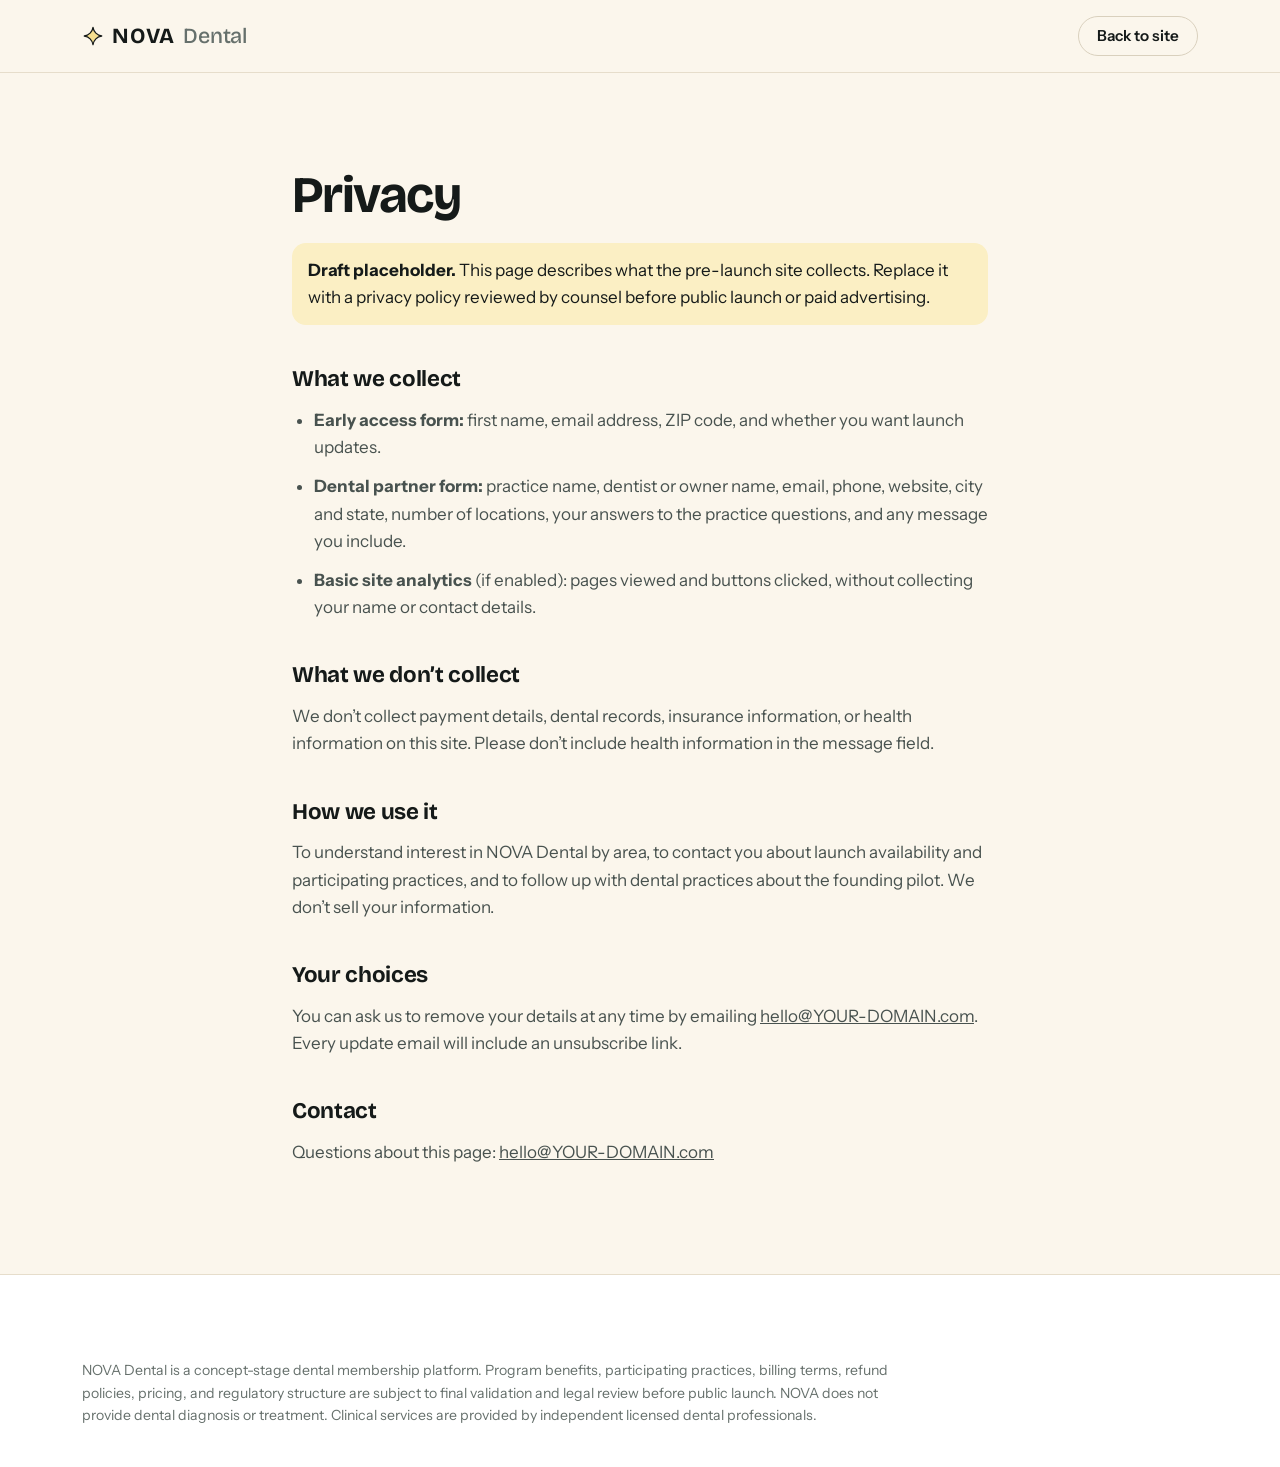
<file: privacy.html>
<!doctype html>
<html lang="en">
<head>
  <meta charset="utf-8" />
  <meta name="viewport" content="width=device-width, initial-scale=1" />
  <title>Privacy | NOVA Dental</title>
  <meta name="description" content="How NOVA Dental handles information submitted through early access and partner forms." />
  <meta name="robots" content="noindex" />
  <link rel="preconnect" href="https://fonts.googleapis.com" />
  <link rel="preconnect" href="https://fonts.gstatic.com" crossorigin />
  <link href="https://fonts.googleapis.com/css2?family=Bricolage+Grotesque:opsz,wght@12..96,600;12..96,700&family=Instrument+Sans:wght@400;500;600&display=swap" rel="stylesheet" />
  <link rel="stylesheet" href="styles.css" />
</head>
<body>
  <header class="site-header is-scrolled">
    <div class="container nav">
      <a class="logo" href="index.html" aria-label="NOVA Dental home">
        <svg class="logo-mark" viewBox="0 0 24 24" aria-hidden="true"><path d="M12 2.5c.6 4.9 4.6 8.9 9.5 9.5-4.9.6-8.9 4.6-9.5 9.5-.6-4.9-4.6-8.9-9.5-9.5 4.9-.6 8.9-4.6 9.5-9.5Z"/></svg>
        <span class="logo-word">NOVA</span><span class="logo-sub">Dental</span>
      </a>
      <div class="nav-actions" style="margin-left:auto"><a class="btn btn-ghost btn-sm" href="index.html">Back to site</a></div>
    </div>
  </header>

  <main class="doc">
    <div class="container">
      <h1>Privacy</h1>
      <p class="draft"><strong>Draft placeholder.</strong> This page describes what the pre-launch site collects. Replace it with a privacy policy reviewed by counsel before public launch or paid advertising.</p>

      <h2>What we collect</h2>
      <ul>
        <li><strong>Early access form:</strong> first name, email address, ZIP code, and whether you want launch updates.</li>
        <li><strong>Dental partner form:</strong> practice name, dentist or owner name, email, phone, website, city and state, number of locations, your answers to the practice questions, and any message you include.</li>
        <li><strong>Basic site analytics</strong> (if enabled): pages viewed and buttons clicked, without collecting your name or contact details.</li>
      </ul>

      <h2>What we don’t collect</h2>
      <p>We don’t collect payment details, dental records, insurance information, or health information on this site. Please don’t include health information in the message field.</p>

      <h2>How we use it</h2>
      <p>To understand interest in NOVA Dental by area, to contact you about launch availability and participating practices, and to follow up with dental practices about the founding pilot. We don’t sell your information.</p>

      <h2>Your choices</h2>
      <p>You can ask us to remove your details at any time by emailing <a href="mailto:hello@YOUR-DOMAIN.com">hello@YOUR-DOMAIN.com</a>. Every update email will include an unsubscribe link.</p>

      <h2>Contact</h2>
      <p>Questions about this page: <a href="mailto:hello@YOUR-DOMAIN.com">hello@YOUR-DOMAIN.com</a></p>
    </div>
  </main>

  <footer class="site-footer">
    <div class="container">
      <p class="legal">NOVA Dental is a concept-stage dental membership platform. Program benefits, participating practices, billing terms, refund policies, pricing, and regulatory structure are subject to final validation and legal review before public launch. NOVA does not provide dental diagnosis or treatment. Clinical services are provided by independent licensed dental professionals.</p>
    </div>
  </footer>
</body>
</html>
</file>
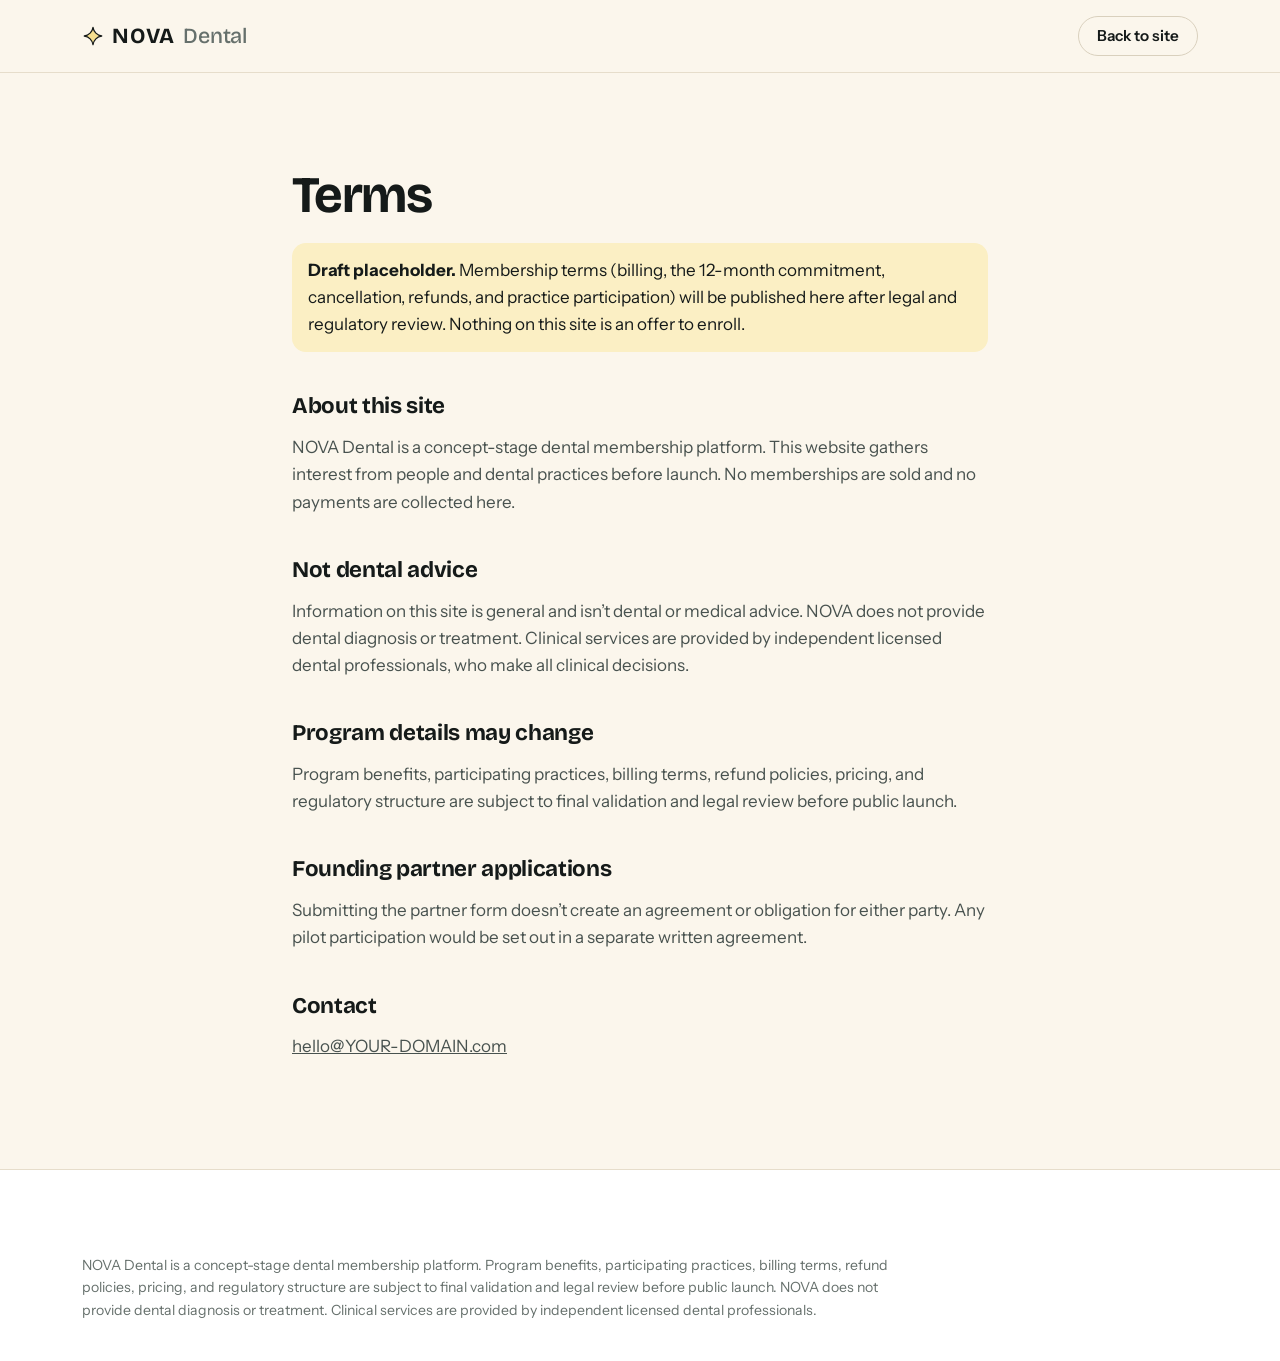
<file: terms.html>
<!doctype html>
<html lang="en">
<head>
  <meta charset="utf-8" />
  <meta name="viewport" content="width=device-width, initial-scale=1" />
  <title>Terms | NOVA Dental</title>
  <meta name="description" content="Terms for using the NOVA Dental pre-launch website." />
  <meta name="robots" content="noindex" />
  <link rel="preconnect" href="https://fonts.googleapis.com" />
  <link rel="preconnect" href="https://fonts.gstatic.com" crossorigin />
  <link href="https://fonts.googleapis.com/css2?family=Bricolage+Grotesque:opsz,wght@12..96,600;12..96,700&family=Instrument+Sans:wght@400;500;600&display=swap" rel="stylesheet" />
  <link rel="stylesheet" href="styles.css" />
</head>
<body>
  <header class="site-header is-scrolled">
    <div class="container nav">
      <a class="logo" href="index.html" aria-label="NOVA Dental home">
        <svg class="logo-mark" viewBox="0 0 24 24" aria-hidden="true"><path d="M12 2.5c.6 4.9 4.6 8.9 9.5 9.5-4.9.6-8.9 4.6-9.5 9.5-.6-4.9-4.6-8.9-9.5-9.5 4.9-.6 8.9-4.6 9.5-9.5Z"/></svg>
        <span class="logo-word">NOVA</span><span class="logo-sub">Dental</span>
      </a>
      <div class="nav-actions" style="margin-left:auto"><a class="btn btn-ghost btn-sm" href="index.html">Back to site</a></div>
    </div>
  </header>

  <main class="doc">
    <div class="container">
      <h1>Terms</h1>
      <p class="draft"><strong>Draft placeholder.</strong> Membership terms (billing, the 12-month commitment, cancellation, refunds, and practice participation) will be published here after legal and regulatory review. Nothing on this site is an offer to enroll.</p>

      <h2>About this site</h2>
      <p>NOVA Dental is a concept-stage dental membership platform. This website gathers interest from people and dental practices before launch. No memberships are sold and no payments are collected here.</p>

      <h2>Not dental advice</h2>
      <p>Information on this site is general and isn’t dental or medical advice. NOVA does not provide dental diagnosis or treatment. Clinical services are provided by independent licensed dental professionals, who make all clinical decisions.</p>

      <h2>Program details may change</h2>
      <p>Program benefits, participating practices, billing terms, refund policies, pricing, and regulatory structure are subject to final validation and legal review before public launch.</p>

      <h2>Founding partner applications</h2>
      <p>Submitting the partner form doesn’t create an agreement or obligation for either party. Any pilot participation would be set out in a separate written agreement.</p>

      <h2>Contact</h2>
      <p><a href="mailto:hello@YOUR-DOMAIN.com">hello@YOUR-DOMAIN.com</a></p>
    </div>
  </main>

  <footer class="site-footer">
    <div class="container">
      <p class="legal">NOVA Dental is a concept-stage dental membership platform. Program benefits, participating practices, billing terms, refund policies, pricing, and regulatory structure are subject to final validation and legal review before public launch. NOVA does not provide dental diagnosis or treatment. Clinical services are provided by independent licensed dental professionals.</p>
    </div>
  </footer>
</body>
</html>
</file>
<file: styles.css>
/* =========================================================
   NOVA Dental — styles
   Palette: mint, cream, pale blue, butter accent, near-black ink
   Type: Bricolage Grotesque (display) + Instrument Sans (body)
   ========================================================= */

:root {
  --mint: #DCEFE3;
  --mint-2: #C3E5D2;
  --mint-ink: #1E6A50;        /* accessible mint for text/icons */
  --cream: #FBF6EC;
  --cream-2: #F3EBDB;
  --blue: #E1ECF7;
  --blue-ink: #2B5680;
  --butter: #F6DF8F;
  --butter-2: #FBEFC4;
  --ink: #151A19;
  --ink-2: #48524F;           /* body copy, ~7:1 on cream */
  --ink-3: #66706C;           /* fine print, ~4.9:1 on cream */
  --line: #E6DDCB;
  --line-2: #D9D0BD;
  --white: #FFFFFF;
  --danger: #A8321E;

  --font-display: "Bricolage Grotesque", "Inter Display", ui-sans-serif, system-ui, -apple-system, "Segoe UI", sans-serif;
  --font-body: "Instrument Sans", "Inter", ui-sans-serif, system-ui, -apple-system, "Segoe UI", sans-serif;

  --r-media: 32px;
  --r-card: 22px;
  --r-field: 12px;
  --shadow-float: 0 18px 40px -18px rgba(21, 26, 25, .28);
  --shadow-card: 0 1px 0 rgba(21, 26, 25, .04), 0 12px 30px -20px rgba(21, 26, 25, .22);

  --container: 1180px;
  --gutter: clamp(16px, 4vw, 32px);
  --header-h: 72px;
  --section-y: clamp(72px, 10vw, 128px);
}

/* ---------- Reset / base ---------- */
*, *::before, *::after { box-sizing: border-box; }
html {
  -webkit-text-size-adjust: 100%;
  scroll-behavior: smooth;
  scroll-padding-top: calc(var(--header-h) + 12px);
}
body {
  margin: 0;
  font-family: var(--font-body);
  font-size: 1.0625rem;
  line-height: 1.6;
  color: var(--ink-2);
  background: var(--cream);
  text-rendering: optimizeLegibility;
  -webkit-font-smoothing: antialiased;
  overflow-x: hidden;
}
img, svg { display: block; max-width: 100%; }
h1, h2, h3 { color: var(--ink); margin: 0; }
p, ul, ol, dl, dd, figure { margin: 0; }
ul, ol { padding: 0; list-style: none; }
a { color: inherit; }
button, input, select, textarea { font: inherit; color: inherit; }
:focus-visible { outline: 3px solid var(--blue-ink); outline-offset: 3px; border-radius: 6px; }

.sr-only {
  position: absolute !important; width: 1px; height: 1px; padding: 0; margin: -1px;
  overflow: hidden; clip: rect(0 0 0 0); white-space: nowrap; border: 0;
}
.skip-link {
  position: absolute; left: 16px; top: -60px; z-index: 100;
  background: var(--ink); color: var(--white); padding: 10px 16px; border-radius: 10px; text-decoration: none;
}
.skip-link:focus { top: 12px; }

.container { width: 100%; max-width: var(--container); margin-inline: auto; padding-inline: var(--gutter); }
.icon { width: 22px; height: 22px; fill: none; stroke: currentColor; stroke-width: 1.7; stroke-linecap: round; stroke-linejoin: round; flex: none; }

/* ---------- Type scale (1.25 ratio, display tightened) ---------- */
.display {
  font-family: var(--font-display);
  font-weight: 600;
  font-size: clamp(2.6rem, 6.2vw, 4.6rem);
  line-height: 1.02;
  letter-spacing: -0.035em;
  font-variation-settings: "opsz" 96;
}
.h2 {
  font-family: var(--font-display);
  font-weight: 600;
  font-size: clamp(2rem, 4.2vw, 3.1rem);
  line-height: 1.06;
  letter-spacing: -0.028em;
  text-wrap: balance;
  max-width: 20ch;
}
h3 {
  font-family: var(--font-display);
  font-weight: 600;
  font-size: 1.25rem;
  line-height: 1.25;
  letter-spacing: -0.012em;
}
.lede { font-size: clamp(1.125rem, 1.6vw, 1.3rem); line-height: 1.5; max-width: 36ch; color: var(--ink-2); }
.body-lg { font-size: 1.15rem; line-height: 1.6; max-width: 52ch; }
.fine { font-size: .9rem; color: var(--ink-3); line-height: 1.55; }
.fine a { color: var(--ink); }
.kicker { font-family: var(--font-display); font-weight: 600; font-size: 1.15rem; color: var(--mint-ink); margin-bottom: 12px; }

/* ---------- Badges ---------- */
.badge {
  display: inline-flex; align-items: center;
  font-size: .76rem; font-weight: 600; letter-spacing: .08em;
  padding: 7px 13px; border-radius: 999px;
  color: var(--ink);
}
.badge-butter { background: var(--butter); }
.badge-blue { background: var(--blue); color: var(--blue-ink); }

/* ---------- Buttons ---------- */
.btn {
  --btn-bg: var(--ink); --btn-fg: var(--white);
  display: inline-flex; align-items: center; justify-content: center; gap: 8px;
  min-height: 48px; padding: 12px 24px;
  border-radius: 999px; border: 1.5px solid transparent;
  background: var(--btn-bg); color: var(--btn-fg);
  font-weight: 600; font-size: 1rem; line-height: 1.2; text-decoration: none; text-align: center;
  cursor: pointer;
  transition: transform .18s ease, background-color .18s ease, box-shadow .18s ease, color .18s ease;
}
.btn:hover { transform: translateY(-1px); box-shadow: 0 10px 22px -12px rgba(21, 26, 25, .55); }
.btn:active { transform: translateY(0); box-shadow: none; }
.btn-primary:hover { --btn-bg: #26302E; }
.btn-butter { --btn-bg: var(--butter); --btn-fg: var(--ink); }
.btn-butter:hover { --btn-bg: #F9E7A9; }
.btn-ghost { --btn-bg: transparent; --btn-fg: var(--ink); border-color: var(--line-2); }
.btn-ghost:hover { --btn-bg: var(--white); }
.btn-sm { min-height: 40px; padding: 8px 18px; font-size: .95rem; }
.btn-lg { min-height: 56px; padding: 14px 30px; font-size: 1.05rem; }
.btn-block { width: 100%; }
.btn[disabled] { opacity: .6; cursor: progress; transform: none; box-shadow: none; }

.text-link {
  color: var(--ink); font-weight: 600; text-decoration: underline;
  text-decoration-color: var(--mint-2); text-decoration-thickness: 3px; text-underline-offset: 5px;
  transition: text-decoration-color .18s ease;
}
.text-link:hover { text-decoration-color: var(--ink); }

/* ---------- Header / nav ---------- */
.site-header {
  position: sticky; top: 0; z-index: 50;
  background: rgba(251, 246, 236, .86);
  -webkit-backdrop-filter: saturate(140%) blur(14px);
  backdrop-filter: saturate(140%) blur(14px);
  border-bottom: 1px solid transparent;
  transition: border-color .2s ease, background-color .2s ease;
}
.site-header.is-scrolled { border-bottom-color: var(--line); background: rgba(251, 246, 236, .95); }
.nav { display: flex; align-items: center; gap: 24px; height: var(--header-h); }

.logo { display: inline-flex; align-items: center; gap: 8px; text-decoration: none; color: var(--ink); }
.logo-mark { width: 22px; height: 22px; fill: var(--butter); stroke: var(--ink); stroke-width: 1.4; stroke-linejoin: round; }
.logo-word { font-family: var(--font-display); font-weight: 700; font-size: 1.35rem; letter-spacing: .06em; }
.logo-sub { font-family: var(--font-display); font-weight: 500; font-size: 1.35rem; color: var(--ink-3); letter-spacing: -.01em; }

.nav-links { display: flex; gap: 4px; margin-left: auto; }
.nav-links a {
  text-decoration: none; font-size: .95rem; font-weight: 500; color: var(--ink-2);
  padding: 8px 12px; border-radius: 999px;
  transition: background-color .16s ease, color .16s ease;
}
.nav-links a:hover { background: var(--cream-2); color: var(--ink); }
.nav-links a.is-active { color: var(--ink); background: var(--mint); }
.nav-actions { display: flex; align-items: center; gap: 10px; }

.menu-toggle {
  display: none; width: 44px; height: 44px; border-radius: 999px;
  border: 1.5px solid var(--line-2); background: var(--white);
  align-items: center; justify-content: center; cursor: pointer; color: var(--ink);
}
.mobile-menu { border-top: 1px solid var(--line); background: var(--cream); }
.mobile-menu nav { display: flex; flex-direction: column; padding-block: 12px 24px; }
.mobile-menu nav > a {
  text-decoration: none; color: var(--ink);
  font-family: var(--font-display); font-weight: 600; font-size: 1.4rem; letter-spacing: -.01em;
  padding: 12px 0; border-bottom: 1px solid var(--line);
}
.mobile-menu-ctas { display: grid; gap: 10px; margin-top: 20px; }

@media (max-width: 1080px) {
  .nav-links { display: none; }
  .nav-actions { margin-left: auto; }
  .menu-toggle { display: inline-flex; }
}
@media (min-width: 1081px) { .mobile-menu { display: none !important; } }
.nav-actions .btn-sm { white-space: nowrap; }
@media (max-width: 480px) {
  .logo-word, .logo-sub { font-size: 1.15rem; }
  .logo-mark { width: 18px; height: 18px; }
  .nav { gap: 12px; }
  .nav-actions .btn-sm { padding-inline: 14px; font-size: .9rem; }
  .receipt-lines { font-size: .98rem; }
}
@media (max-width: 360px) { .nav-actions .btn-sm { display: none; } }

/* ---------- Sections ---------- */
.section { padding-block: var(--section-y); }
.section-tight { padding-block: 0 var(--section-y); }
.section-mint { background: var(--mint); }
.section-blue { background: var(--blue); }
.section-cream { background: var(--cream-2); }
.section-head { margin-bottom: clamp(36px, 5vw, 56px); }
.section-head.center { text-align: center; }
.section-head.center .h2 { margin-inline: auto; }
.section-sub { margin-top: 16px; font-size: 1.1rem; max-width: 56ch; }

/* ---------- Hero ---------- */
.hero { padding-block: clamp(28px, 5vw, 64px) clamp(56px, 8vw, 96px); }
.hero-grid { display: grid; grid-template-columns: 1.08fr .92fr; gap: clamp(32px, 5vw, 72px); align-items: center; }
.hero-copy .badge { margin-bottom: 24px; }
.hero-copy .display { max-width: 11.5ch; text-wrap: balance; }
.hero-copy .lede { margin-top: 22px; }

.hero-price { margin-top: 32px; padding-top: 24px; border-top: 1.5px dashed var(--line-2); max-width: 420px; }
.hero-price .price-per { font-size: 1.5rem; }
.price-line, .receipt-price { display: flex; align-items: baseline; gap: 6px; color: var(--ink); }
.price-num {
  font-family: var(--font-display); font-weight: 600;
  font-size: clamp(3.4rem, 7vw, 4.6rem); line-height: .95; letter-spacing: -.04em;
  font-variant-numeric: tabular-nums;
}
.price-per { font-family: var(--font-display); font-weight: 500; font-size: 1.25rem; color: var(--ink-2); }

/* Pricing stack: 82¢/day hook with billing terms always directly beneath.
   Disclosure sizes have floors so they never become fine print. */
.price-stack { display: flex; flex-direction: column; gap: 6px; }
.price-stack .price-line, .price-stack .receipt-price { margin-bottom: 4px; }
.price-billed {
  font-family: var(--font-display); font-weight: 600; color: var(--ink);
  font-size: clamp(1.15rem, 1.6vw, 1.3rem); letter-spacing: -.01em; line-height: 1.25;
  font-variant-numeric: tabular-nums;
}
.price-term { font-weight: 500; color: var(--ink-2); font-size: 1rem; line-height: 1.4; font-variant-numeric: tabular-nums; }
.price-stack-compact { gap: 4px; }
.price-stack-compact .price-billed { font-size: 1.15rem; }

.hero-ctas { display: flex; align-items: center; flex-wrap: wrap; gap: 14px 28px; margin-top: 30px; }

.hero-media { position: relative; padding: 0 0 28px 28px; }
.media { position: relative; overflow: hidden; border-radius: var(--r-media); background: var(--mint); isolation: isolate; }
.media img { position: absolute; inset: 0; width: 100%; height: 100%; object-fit: cover; z-index: 1; }
.media-hero { aspect-ratio: 4 / 5; border-radius: 220px 220px var(--r-media) var(--r-media); }
.media-wide { aspect-ratio: 14 / 11; }

.ph { position: absolute; inset: 0; }
.ph svg { width: 100%; height: 100%; }
.ph-label {
  position: absolute; right: 14px; top: 14px;
  font-size: .72rem; font-weight: 500; color: var(--ink-2);
  background: rgba(255, 255, 255, .78); padding: 5px 10px; border-radius: 999px;
}
.media-hero .ph-label { top: auto; bottom: 14px; }

.float-card {
  position: absolute; left: 0; bottom: 64px; z-index: 2;
  display: flex; align-items: center; gap: 12px;
  background: var(--white); border-radius: 18px; padding: 14px 18px 14px 14px;
  box-shadow: var(--shadow-float); max-width: 290px;
}
.float-card strong { display: block; color: var(--ink); font-size: .98rem; line-height: 1.3; }
.float-card small { display: block; color: var(--ink-3); font-size: .82rem; }
.float-icon { display: grid; place-items: center; width: 44px; height: 44px; border-radius: 14px; background: var(--butter); color: var(--ink); flex: none; }
.float-label {
  position: absolute; right: 18px; top: 22%; z-index: 2;
  background: var(--ink); color: var(--white);
  font-size: .85rem; font-weight: 600; padding: 9px 14px; border-radius: 999px;
  box-shadow: var(--shadow-float);
}

/* Single orchestrated load moment (hero only) */
@media (prefers-reduced-motion: no-preference) {
  .js .hero-media .media { animation: rise 900ms cubic-bezier(.2, .7, .2, 1) both; }
  .js .float-card { animation: rise 700ms 380ms cubic-bezier(.2, .7, .2, 1) both; }
  .js .float-label { animation: rise 700ms 560ms cubic-bezier(.2, .7, .2, 1) both; }
}
@keyframes rise { from { opacity: 0; transform: translateY(18px); } to { opacity: 1; transform: none; } }

@media (max-width: 900px) {
  .hero-grid { grid-template-columns: 1fr; }
  .hero-copy .display { max-width: 14ch; }
  .hero-media { max-width: 520px; width: 100%; margin-inline: auto; padding: 0 0 24px 16px; }
}

/* ---------- Trust strip ---------- */
.trust { border-block: 1px solid var(--line); background: var(--white); }
.trust-list { display: grid; grid-template-columns: repeat(4, 1fr); }
.trust-list li { padding: 26px 24px; border-left: 1px solid var(--line); display: grid; gap: 2px; }
.trust-list li:first-child { border-left: 0; padding-left: 0; }
.trust-list strong { font-family: var(--font-display); font-weight: 600; font-size: 1.15rem; color: var(--ink); letter-spacing: -.01em; }
.trust-list span { font-size: .95rem; color: var(--ink-3); }
@media (max-width: 860px) {
  .trust-list { grid-template-columns: 1fr 1fr; }
  .trust-list li { padding: 20px 0 20px 18px; }
  .trust-list li:nth-child(odd) { border-left: 0; padding-left: 0; }
  .trust-list li:nth-child(n+3) { border-top: 1px solid var(--line); }
}
@media (max-width: 420px) {
  .trust-list { grid-template-columns: 1fr; }
  .trust-list li { border-left: 0; padding-left: 0; }
  .trust-list li + li { border-top: 1px solid var(--line); }
}

/* ---------- Value callout (about 82¢ a day) ---------- */
.value-section { padding-block: clamp(56px, 8vw, 96px) 0; }
.value {
  display: grid; grid-template-columns: minmax(0, 1fr); gap: clamp(24px, 3.5vw, 36px);
  background: var(--butter-2); border-radius: var(--r-media); padding: clamp(28px, 5vw, 56px);
}
.value-copy { display: flex; flex-wrap: wrap; align-items: flex-end; justify-content: space-between; gap: 20px 40px; }
.value-copy .h2 { max-width: 15ch; }
.value-price { display: flex; align-items: center; flex-wrap: wrap; gap: 16px 28px; }
.value-list { display: grid; grid-template-columns: repeat(3, minmax(0, 1fr)); gap: 10px; }
.value-list li {
  display: flex; align-items: center; gap: 12px; min-height: 72px;
  background: var(--white); border-radius: 16px; padding: 12px 14px;
  color: var(--ink); font-weight: 600; font-size: .98rem; line-height: 1.3;
}
.value-icon { display: grid; place-items: center; width: 40px; height: 40px; border-radius: 12px; flex: none; color: var(--ink); }
.value-icon .icon { width: 21px; height: 21px; }
.value-icon.tone-butter { background: var(--butter); }
.value-foot { font-size: .88rem; line-height: 1.5; color: var(--ink-2); font-style: italic; }
@media (max-width: 600px) {
  .value-copy, .value-price { flex-direction: column; align-items: flex-start; }
}
@media (max-width: 760px) {
  .value-list { grid-template-columns: repeat(2, minmax(0, 1fr)); }
  .value-list li:last-child { grid-column: 1 / -1; }
}
@media (max-width: 480px) {
  .value-list { grid-template-columns: 1fr; }
  .value-list li { min-height: 60px; }
}

/* ---------- Benefits ---------- */
/* 12-col grid: 2 features (6+6), then 4 small (3 each), then 3 small (4 each) — no orphans */
.benefits { display: grid; grid-template-columns: repeat(12, 1fr); gap: 16px; }
.benefit {
  grid-column: span 3;
  background: var(--white); border-radius: var(--r-card); padding: 26px;
  border: 1px solid var(--line);
}
.benefit h3 { margin-top: 18px; }
.benefit p { margin-top: 8px; font-size: 1rem; }
.benefit-icon { display: grid; place-items: center; width: 48px; height: 48px; border-radius: 14px; color: var(--ink); }
.benefit-icon .icon { width: 24px; height: 24px; }
.tone-mint { background: var(--mint); }
.tone-blue { background: var(--blue); }
.tone-butter { background: var(--butter-2); }

.benefit:nth-child(n+7) { grid-column: span 4; }
.benefit-feature { grid-column: span 6; border: 0; padding: clamp(28px, 4vw, 40px); min-height: 260px; display: flex; flex-direction: column; }
.benefit-feature .benefit-icon { background: var(--white); width: 56px; height: 56px; border-radius: 16px; }
.benefit-feature h3 { margin-top: auto; padding-top: 40px; font-size: clamp(1.5rem, 2.6vw, 2rem); letter-spacing: -.02em; }
.benefit-feature p { font-size: 1.08rem; max-width: 40ch; }
.benefit-feature.tone-butter { background: var(--butter); }

@media (max-width: 1080px) {
  .benefits { grid-template-columns: repeat(2, 1fr); }
  .benefit, .benefit:nth-child(n+7), .benefit-feature { grid-column: span 1; }
  .benefit:last-child { grid-column: 1 / -1; }
}
@media (max-width: 600px) {
  .benefits { grid-template-columns: 1fr; }
  .benefit:last-child { grid-column: auto; }
  .benefit-feature { min-height: 0; }
  .benefit-feature h3 { padding-top: 28px; }
}

/* ---------- Split layout ---------- */
.split { display: grid; grid-template-columns: 1.05fr .95fr; gap: clamp(32px, 6vw, 80px); align-items: center; }
.split-top { align-items: center; }
.split-copy .h2 { margin-bottom: 20px; }
.split-copy .badge { margin-bottom: 20px; }
.split-copy .btn { margin-top: 28px; }
#dentists .split { grid-template-columns: .95fr 1.05fr; }
@media (max-width: 900px) {
  .split, #dentists .split { grid-template-columns: 1fr; }
}

.ticks { display: grid; gap: 12px; margin-top: 24px; }
.ticks li { display: flex; align-items: center; gap: 12px; color: var(--ink); font-weight: 500; }
.ticks .icon { width: 28px; height: 28px; padding: 5px; border-radius: 999px; background: var(--white); color: var(--mint-ink); stroke-width: 2.4; }
.ticks-compact .icon { background: rgba(255, 255, 255, .7); }

/* ---------- Steps ---------- */
.steps { display: grid; grid-template-columns: repeat(3, 1fr); gap: 16px; counter-reset: none; }
.step { position: relative; background: var(--white); border: 1px solid var(--line); border-radius: var(--r-card); padding: 30px 28px 32px; }
.step-num {
  display: block; font-family: var(--font-display); font-weight: 600;
  font-size: 3.4rem; line-height: 1; letter-spacing: -.04em; color: var(--mint-2);
  margin-bottom: 28px; font-variant-numeric: tabular-nums;
}
.step:nth-child(2) .step-num { color: #BFD5EC; }
.step:nth-child(3) .step-num { color: #EED27A; }
.step p { margin-top: 8px; }
.note-strong {
  display: flex; align-items: center; gap: 12px; margin-top: 28px;
  font-family: var(--font-display); font-weight: 600; font-size: 1.2rem; color: var(--ink);
}
.note-strong .icon { color: var(--mint-ink); width: 26px; height: 26px; }
@media (max-width: 800px) { .steps { grid-template-columns: 1fr; } .step-num { margin-bottom: 18px; font-size: 2.8rem; } }

/* ---------- Comparison ---------- */
.compare { display: grid; grid-template-columns: 1fr 1fr; gap: 16px; }
.compare-col { border-radius: var(--r-card); padding: clamp(26px, 4vw, 40px); }
.compare-col h3 { display: flex; align-items: center; gap: 10px; font-size: 1.35rem; margin-bottom: 22px; }
.compare-col h3 .logo-mark { width: 24px; height: 24px; }
.compare-col ul { display: grid; gap: 0; }
.compare-col li { display: flex; align-items: flex-start; gap: 12px; padding: 13px 0; border-top: 1px solid var(--line); }
.compare-col li .icon { margin-top: 1px; }
.compare-nova { background: var(--white); box-shadow: var(--shadow-card); }
.compare-nova li { color: var(--ink); }
.compare-nova li .icon { color: var(--mint-ink); stroke-width: 2.4; }
.compare-ins { background: transparent; border: 1.5px solid #C7D6E6; }
.compare-ins li { border-top-color: #CDDAE8; }
.compare-ins li .icon { color: var(--blue-ink); fill: currentColor; stroke: none; }
.disclaimer { margin-top: 24px; font-size: .95rem; color: var(--ink-2); max-width: 70ch; }
@media (max-width: 760px) { .compare { grid-template-columns: 1fr; } }

/* ---------- Additional treatment ---------- */
.treatments { display: grid; grid-template-columns: repeat(3, 1fr); gap: 12px; }
.treatments li {
  display: flex; align-items: center; justify-content: space-between; gap: 12px;
  background: var(--white); border: 1px solid var(--line); border-radius: 16px;
  padding: 18px 20px; color: var(--ink); font-weight: 600;
}
.treatments em {
  font-style: normal; font-size: .78rem; font-weight: 600; white-space: nowrap;
  color: var(--blue-ink); background: var(--blue); padding: 4px 10px; border-radius: 999px;
}
#additional-care .fine { margin-top: 20px; }
@media (max-width: 900px) { .treatments { grid-template-columns: 1fr 1fr; } }
@media (max-width: 560px) { .treatments { grid-template-columns: 1fr; } }

/* ---------- Pricing receipt (the signature element) ---------- */
.receipt {
  --notch: 14px;
  position: relative; max-width: 560px; margin-inline: auto;
  background: var(--white);
  border-radius: 28px 28px 0 0;
  padding: clamp(28px, 5vw, 44px) clamp(22px, 5vw, 44px) 36px;
  box-shadow: 0 30px 60px -36px rgba(21, 26, 25, .45);
  /* zig-zag tear at the bottom */
  -webkit-mask: linear-gradient(#000 0 0) top / 100% calc(100% - var(--notch)) no-repeat,
                conic-gradient(from -45deg at bottom, #0000, #000 1deg 89deg, #0000 90deg) bottom / calc(var(--notch) * 2) var(--notch) repeat-x;
          mask: linear-gradient(#000 0 0) top / 100% calc(100% - var(--notch)) no-repeat,
                conic-gradient(from -45deg at bottom, #0000, #000 1deg 89deg, #0000 90deg) bottom / calc(var(--notch) * 2) var(--notch) repeat-x;
  padding-bottom: calc(36px + var(--notch));
}
.receipt-top { text-align: center; padding-bottom: 26px; border-bottom: 1.5px dashed var(--line-2); }
.receipt-top .badge { margin-bottom: 18px; }
.receipt-top .price-stack { align-items: center; }
.receipt-top .price-term { text-wrap: balance; }
.receipt-price { justify-content: center; }
.receipt-price .price-num { font-size: clamp(4.2rem, 11vw, 6rem); }
.receipt-price .price-per { font-size: 1.6rem; }
.price-billed-lg { font-size: clamp(1.5rem, 3vw, 1.75rem); }
.receipt-math {
  display: flex; justify-content: space-between; gap: 12px; padding-top: 10px;
  font-size: .95rem; color: var(--ink-2); font-variant-numeric: tabular-nums;
}

.receipt-lines { padding-block: 22px; display: grid; gap: 12px; }
.receipt-lines li { display: flex; align-items: baseline; gap: 10px; color: var(--ink); }
.receipt-lines span { flex: 0 1 auto; }
.receipt-lines i { flex: 1 1 24px; min-width: 16px; border-bottom: 2px dotted var(--line-2); transform: translateY(-4px); }
.receipt-lines b { font-weight: 600; font-size: .9rem; color: var(--mint-ink); white-space: nowrap; }

.receipt-total {
  display: flex; justify-content: space-between; align-items: baseline; gap: 12px;
  padding-block: 18px; border-block: 1.5px solid var(--ink);
  color: var(--ink); font-weight: 600;
}
.receipt-total strong { font-family: var(--font-display); font-size: 1.6rem; letter-spacing: -.02em; font-variant-numeric: tabular-nums; }
.receipt-cta { margin-top: 26px; text-align: center; }
.receipt-cta p { margin-top: 12px; font-weight: 500; color: var(--ink); font-size: .98rem; }
.receipt-foot { margin-top: 22px; font-size: .82rem; line-height: 1.5; color: var(--ink-3); font-style: italic; }

/* ---------- Dentists: roles ---------- */
.roles { display: grid; grid-template-columns: 1fr 1fr; gap: 16px; margin-top: clamp(40px, 6vw, 64px); }
.role { border-radius: var(--r-card); padding: clamp(26px, 4vw, 36px); }
.role h3 { font-size: 1.35rem; margin-bottom: 18px; }
.role ul { columns: 2; column-gap: 24px; }
.role li { break-inside: avoid; padding: 9px 0 9px 18px; position: relative; color: var(--ink); font-size: 1rem; }
.role li::before { content: ""; position: absolute; left: 0; top: 18px; width: 8px; height: 8px; border-radius: 999px; }
.role-nova { background: var(--mint); }
.role-nova li::before { background: var(--mint-ink); }
.role-practice { background: var(--blue); }
.role-practice li::before { background: var(--blue-ink); }
@media (max-width: 860px) { .roles { grid-template-columns: 1fr; } }
@media (max-width: 460px) { .role ul { columns: 1; } }

/* ---------- Economics ---------- */
.econ { background: var(--ink); color: #C9D1CE; border-radius: var(--r-media); padding: clamp(32px, 6vw, 64px); }
.econ .h2 { color: var(--white); max-width: 18ch; }
.econ-grid { display: grid; grid-template-columns: 1fr 1.15fr 1.25fr; gap: 14px; margin-top: 40px; }
.econ-item { border: 1px solid #2E3735; border-radius: 20px; padding: 24px; display: flex; flex-direction: column; gap: 10px; }
.econ-item dt { font-size: .95rem; color: #AEB8B4; font-weight: 500; }
.econ-num { font-family: var(--font-display); font-weight: 600; color: var(--white); font-size: clamp(1.6rem, 2.8vw, 2.1rem); letter-spacing: -.025em; line-height: 1.1; }
.econ-note { font-size: .92rem; color: #AEB8B4; }
.econ-text { color: var(--white); font-size: 1.05rem; line-height: 1.5; }
.econ-item-hl { background: #1F2826; border-color: #3B4744; }
.econ-item-hl .econ-num { color: var(--butter); }
.econ-small { margin-top: 20px; font-size: .92rem; color: #AEB8B4; max-width: 70ch; }
.econ-foot {
  margin-top: 32px; padding-top: 28px; border-top: 1px solid #2E3735;
  display: flex; align-items: center; justify-content: space-between; gap: 16px 24px; flex-wrap: wrap;
}
.econ-foot p { display: flex; align-items: center; gap: 10px; color: var(--white); font-weight: 600; }
.econ-foot .icon { color: var(--butter); }
.econ :focus-visible { outline-color: var(--butter); }
@media (max-width: 900px) { .econ-grid { grid-template-columns: 1fr; } }

/* ---------- Forms ---------- */
.form-wrap { display: grid; grid-template-columns: .8fr 1.2fr; gap: clamp(32px, 6vw, 72px); align-items: start; }
.form-intro { position: sticky; top: calc(var(--header-h) + 32px); }
.form-intro .h2 { margin-bottom: 18px; }
.form-intro .fine { margin-top: 16px; }
@media (max-width: 900px) {
  .form-wrap { grid-template-columns: 1fr; }
  .form-intro { position: static; }
}

.card-form {
  background: var(--white); border: 1px solid var(--line); border-radius: 26px;
  padding: clamp(22px, 4vw, 36px); box-shadow: var(--shadow-card);
}
.field-grid { display: grid; grid-template-columns: 1fr 1fr; gap: 18px 16px; margin-bottom: 26px; }
.field-full { grid-column: 1 / -1; }
/* Subgrid keeps inputs in a row aligned even when one label wraps */
@supports (grid-template-rows: subgrid) {
  .field-grid > div.field { display: grid; grid-template-rows: subgrid; grid-row: span 3; row-gap: 7px; align-content: start; }
  .field-grid > div.field > label { align-self: end; }
}
@media (max-width: 620px) { .field-grid { grid-template-columns: 1fr; } }

.field { display: flex; flex-direction: column; gap: 7px; min-width: 0; }
fieldset.field { border: 0; padding: 0; margin: 0; }
.field label, .field legend { font-weight: 600; color: var(--ink); font-size: .95rem; line-height: 1.35; padding: 0; }
.opt { font-weight: 500; color: var(--ink-3); font-size: .85rem; margin-left: 4px; }

.field input, .field select, .field textarea {
  width: 100%; min-height: 50px; padding: 12px 14px;
  border: 1.5px solid var(--line-2); border-radius: var(--r-field);
  background: var(--white); color: var(--ink); font-size: 1rem;
  transition: border-color .15s ease, box-shadow .15s ease;
}
.field textarea { resize: vertical; min-height: 110px; }
.field select {
  appearance: none; -webkit-appearance: none; padding-right: 40px; cursor: pointer;
  background-image: url("data:image/svg+xml,%3Csvg xmlns='http://www.w3.org/2000/svg' width='14' height='14' viewBox='0 0 24 24' fill='none' stroke='%23151A19' stroke-width='2.4' stroke-linecap='round' stroke-linejoin='round'%3E%3Cpath d='m6 9 6 6 6-6'/%3E%3C/svg%3E");
  background-repeat: no-repeat; background-position: right 14px center;
}
.field input::placeholder, .field textarea::placeholder { color: #9AA29F; }
.field input:hover, .field select:hover, .field textarea:hover { border-color: #BDB39E; }
.field input:focus, .field select:focus, .field textarea:focus {
  outline: none; border-color: var(--ink); box-shadow: 0 0 0 4px var(--mint);
}
.field [aria-invalid="true"] { border-color: var(--danger); }
.field [aria-invalid="true"]:focus { box-shadow: 0 0 0 4px #F6DED8; }
.error { font-size: .86rem; color: var(--danger); font-weight: 500; min-height: 0; }
.error:empty { display: none; }

.choices { display: flex; gap: 10px; flex-wrap: wrap; }
.choice { position: relative; cursor: pointer; }
.choice input { position: absolute; opacity: 0; width: 1px; height: 1px; }
.choice span {
  display: inline-flex; align-items: center; min-height: 44px; padding: 10px 22px;
  border: 1.5px solid var(--line-2); border-radius: 999px; font-weight: 600; color: var(--ink);
  transition: background-color .15s ease, border-color .15s ease;
}
.choice:hover span { border-color: #BDB39E; }
.choice input:checked + span { background: var(--mint); border-color: var(--mint-ink); }
.choice input:focus-visible + span { outline: 3px solid var(--blue-ink); outline-offset: 2px; }
fieldset[aria-invalid="true"] .choice span { border-color: var(--danger); }

.check { display: flex; gap: 12px; align-items: flex-start; cursor: pointer; margin: 4px 0 22px; color: var(--ink-2); font-size: .95rem; line-height: 1.45; }
.check input { width: 20px; height: 20px; margin: 1px 0 0; accent-color: var(--ink); flex: none; cursor: pointer; }

.hp { position: absolute !important; left: -9999px; width: 1px; height: 1px; overflow: hidden; }
.form-status { margin-top: 12px; font-size: .92rem; font-weight: 500; color: var(--danger); }
.form-status:empty { display: none; }

.card-form-compact .field { margin-bottom: 16px; }
.card-form-compact .fine { margin-top: 14px; }

/* Success state */
.form-success { text-align: center; padding: clamp(20px, 4vw, 32px) 8px; }
.form-success:focus { outline: none; }
.success-mark {
  display: grid; place-items: center; width: 64px; height: 64px; margin: 0 auto 20px;
  border-radius: 999px; background: var(--mint); color: var(--mint-ink);
}
.success-mark .icon { width: 30px; height: 30px; stroke-width: 2.4; }
.form-success h3 { font-size: 1.6rem; letter-spacing: -.02em; }
.form-success p { margin: 10px auto 0; max-width: 40ch; }
.preview-note {
  margin: 18px auto 0 !important; display: inline-block; font-size: .85rem;
  background: var(--butter-2); color: var(--ink); padding: 8px 12px; border-radius: 10px;
}
@media (prefers-reduced-motion: no-preference) {
  .form-success .success-mark { animation: pop 420ms cubic-bezier(.2, .9, .3, 1.4) both; }
}
@keyframes pop { from { transform: scale(.6); opacity: 0; } to { transform: none; opacity: 1; } }

/* Early access */
.early { display: grid; grid-template-columns: 1fr minmax(0, 460px); gap: clamp(32px, 6vw, 80px); align-items: center; }
.early-copy .h2 { margin-bottom: 18px; max-width: 14ch; }
@media (max-width: 860px) { .early { grid-template-columns: 1fr; } }

/* ---------- FAQ ---------- */
.faq-wrap { display: grid; grid-template-columns: .8fr 1.2fr; gap: clamp(32px, 6vw, 72px); align-items: start; }
.faq-head .h2 { margin-bottom: 18px; }
.faq details { border-top: 1px solid var(--line-2); }
.faq details:last-child { border-bottom: 1px solid var(--line-2); }
.faq summary {
  list-style: none; cursor: pointer; position: relative;
  padding: 22px 48px 22px 0;
  font-family: var(--font-display); font-weight: 600; font-size: 1.2rem; color: var(--ink); letter-spacing: -.01em;
}
.faq summary::-webkit-details-marker { display: none; }
.faq summary::after, .faq summary::before {
  content: ""; position: absolute; right: 8px; top: 50%; width: 16px; height: 2px; background: var(--ink); border-radius: 2px;
  transition: transform .2s ease;
}
.faq summary::before { transform: rotate(90deg); }
.faq details[open] summary::before { transform: rotate(0deg); }
.faq summary:hover { color: var(--mint-ink); }
.faq details p { padding: 0 48px 24px 0; max-width: 62ch; }
@media (max-width: 900px) { .faq-wrap { grid-template-columns: 1fr; } }

/* ---------- Footer ---------- */
.site-footer { background: var(--white); border-top: 1px solid var(--line); padding-block: 56px 40px; }
.footer-top { display: flex; align-items: center; justify-content: space-between; gap: 24px; flex-wrap: wrap; padding-bottom: 32px; border-bottom: 1px solid var(--line); }
.footer-links { display: flex; flex-wrap: wrap; gap: 6px 24px; }
.footer-links a { text-decoration: none; color: var(--ink-2); font-weight: 500; }
.footer-links a:hover { color: var(--ink); text-decoration: underline; text-underline-offset: 4px; }
.legal { margin-top: 28px; font-size: .88rem; line-height: 1.6; color: var(--ink-3); max-width: 90ch; }
.copyright { margin-top: 16px; font-size: .85rem; color: var(--ink-3); }

/* ---------- Simple pages (privacy / terms) ---------- */
.doc { padding-block: clamp(48px, 8vw, 96px); }
.doc .container { max-width: 760px; }
.doc h1 { font-family: var(--font-display); font-size: clamp(2.2rem, 5vw, 3.2rem); letter-spacing: -.03em; line-height: 1.05; margin-bottom: 12px; }
.doc h2 { font-family: var(--font-display); font-size: 1.4rem; margin: 36px 0 10px; letter-spacing: -.015em; }
.doc p, .doc li { margin-bottom: 12px; }
.doc ul { list-style: disc; padding-left: 22px; }
.doc .draft { background: var(--butter-2); color: var(--ink); padding: 14px 16px; border-radius: 14px; margin: 20px 0 8px; }

@media (prefers-reduced-motion: reduce) {
  html { scroll-behavior: auto; }
  *, *::before, *::after { animation: none !important; transition: none !important; }
}

/* ---------- Office banner (How It Works) ---------- */
.media-banner { aspect-ratio: 16 / 7; max-width: 100%; margin-top: 16px; border-radius: var(--r-card); background: var(--blue); }
.media-banner img { object-position: 55% 55%; }
@media (max-width: 700px) { .media-banner { aspect-ratio: 4 / 3; } .media-banner img { object-position: 70% 50%; } }

/* Photo framing */
.media-hero img { object-position: 50% 30%; }
.media img { background: var(--mint); }

/* Keep the floating label off the face in the hero photo */
.float-label { top: auto; right: 0; bottom: 176px; }
@media (max-width: 900px) { .float-label { bottom: 168px; right: 4px; } }
</file>
